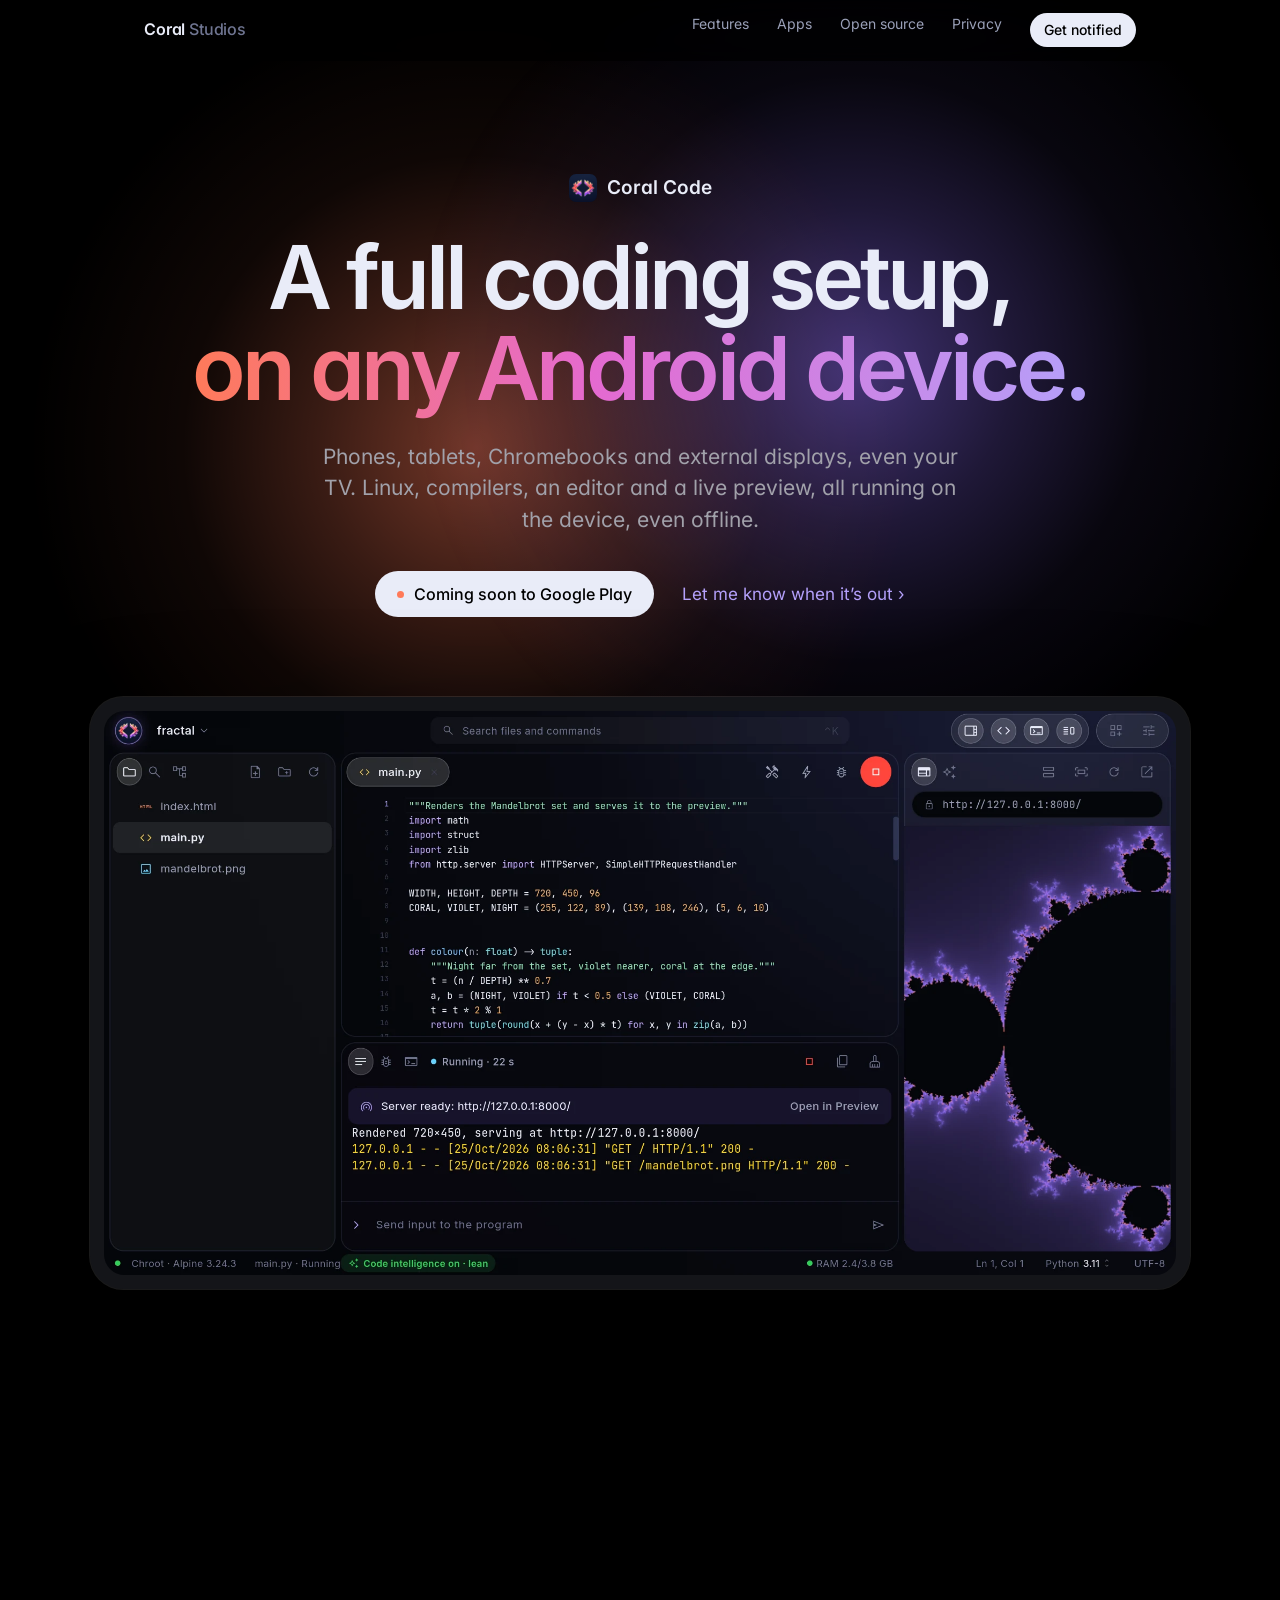
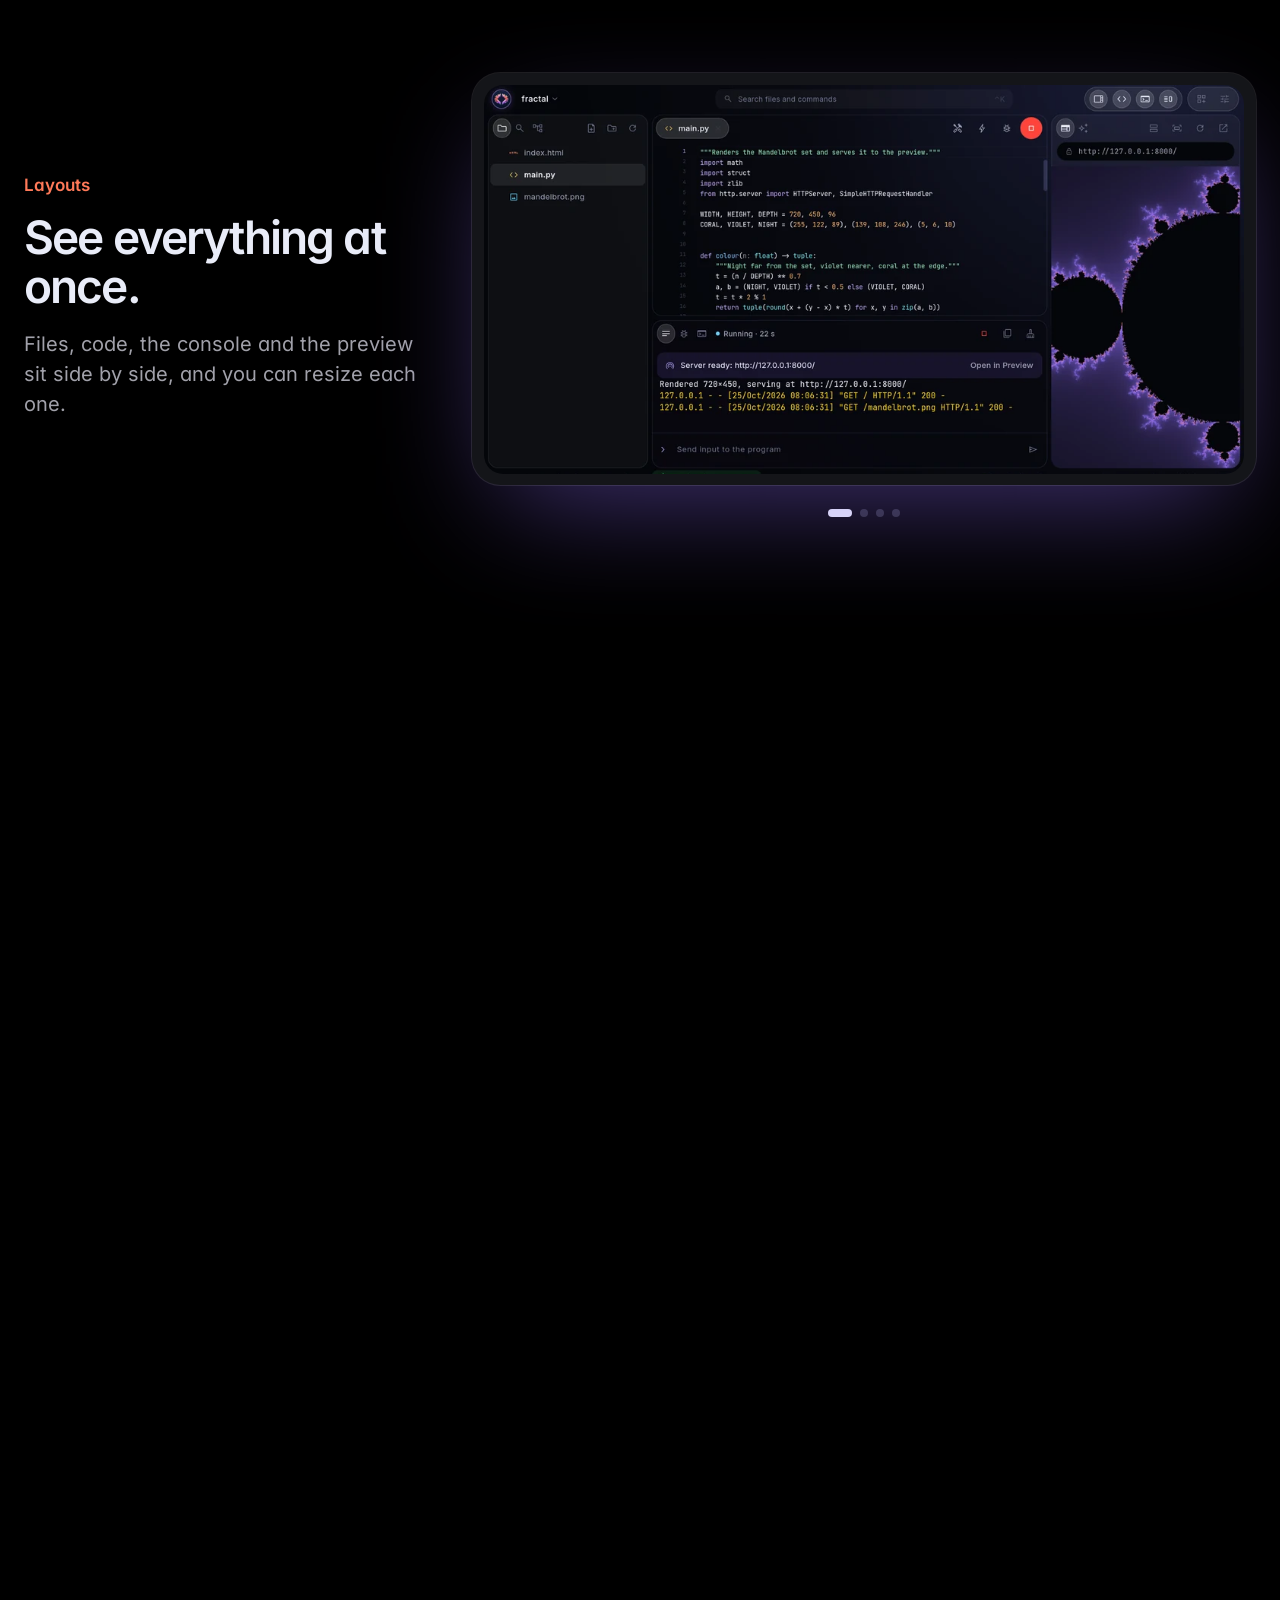
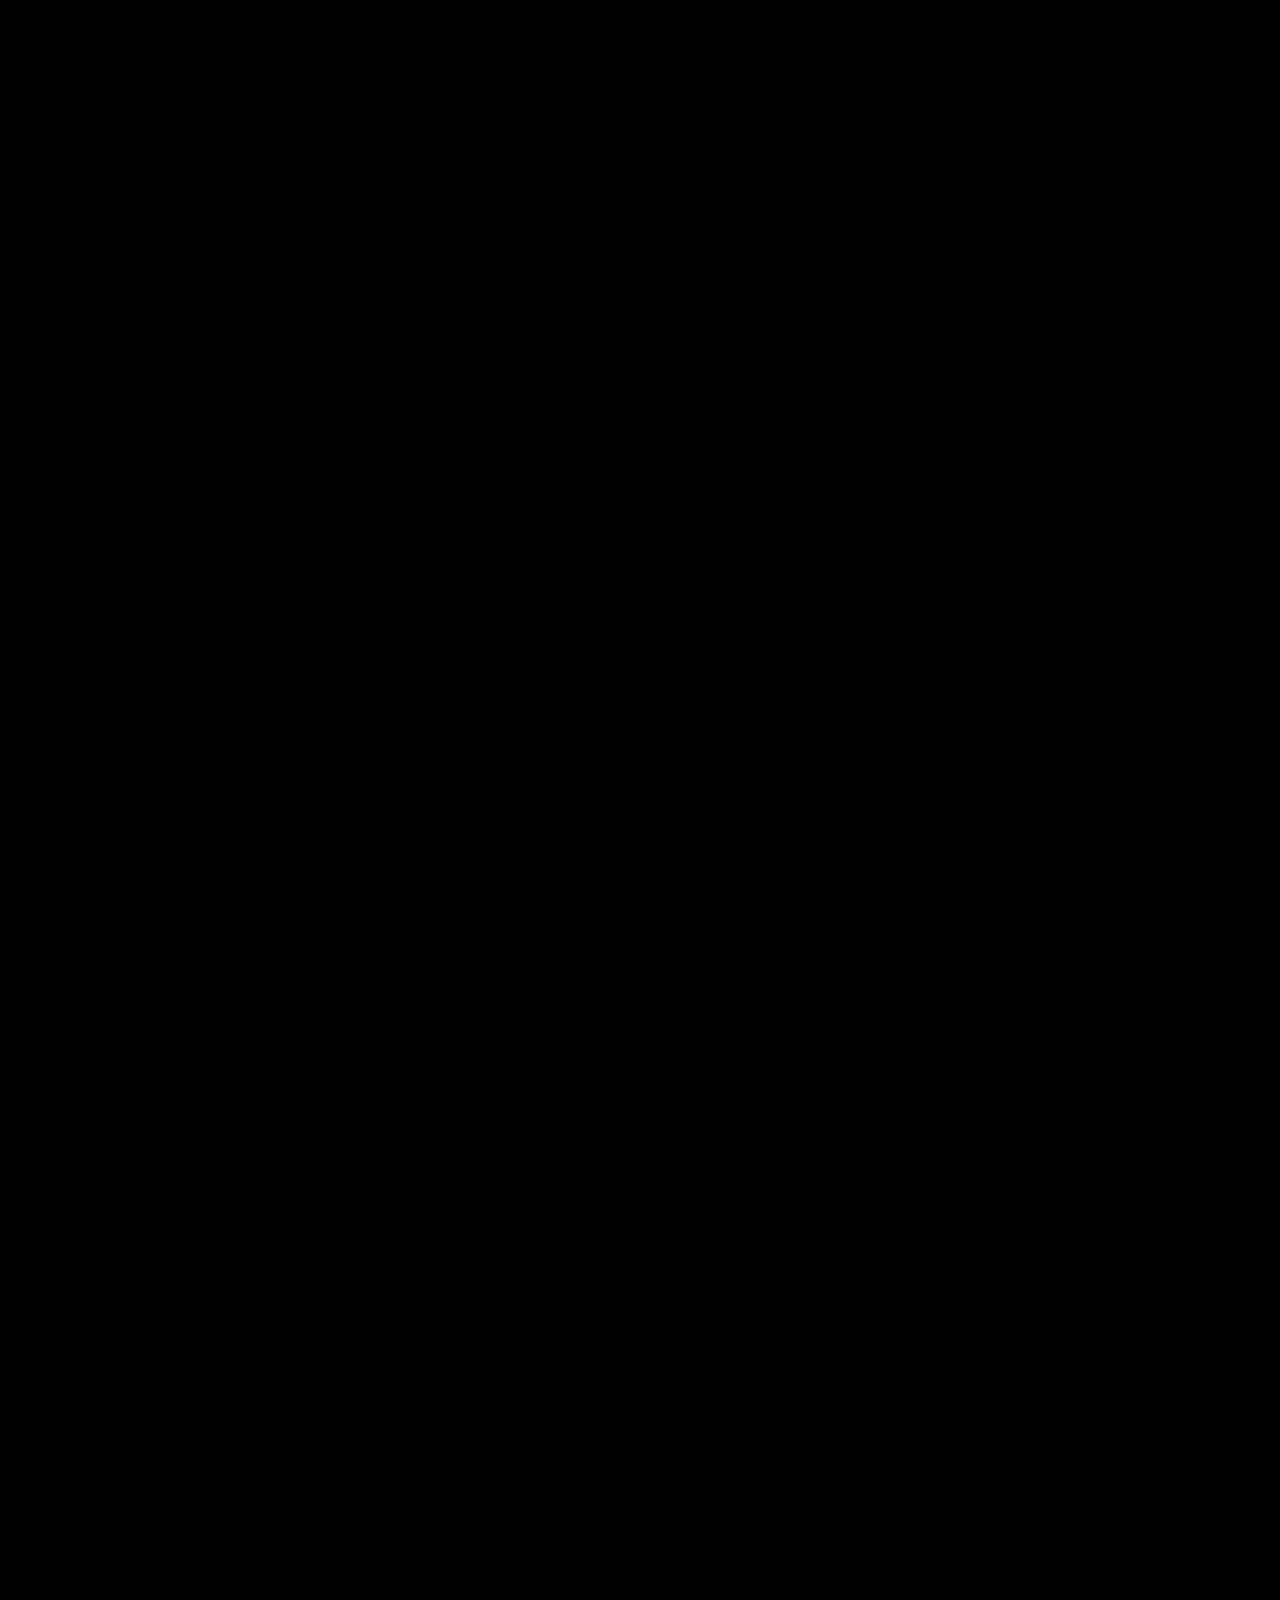
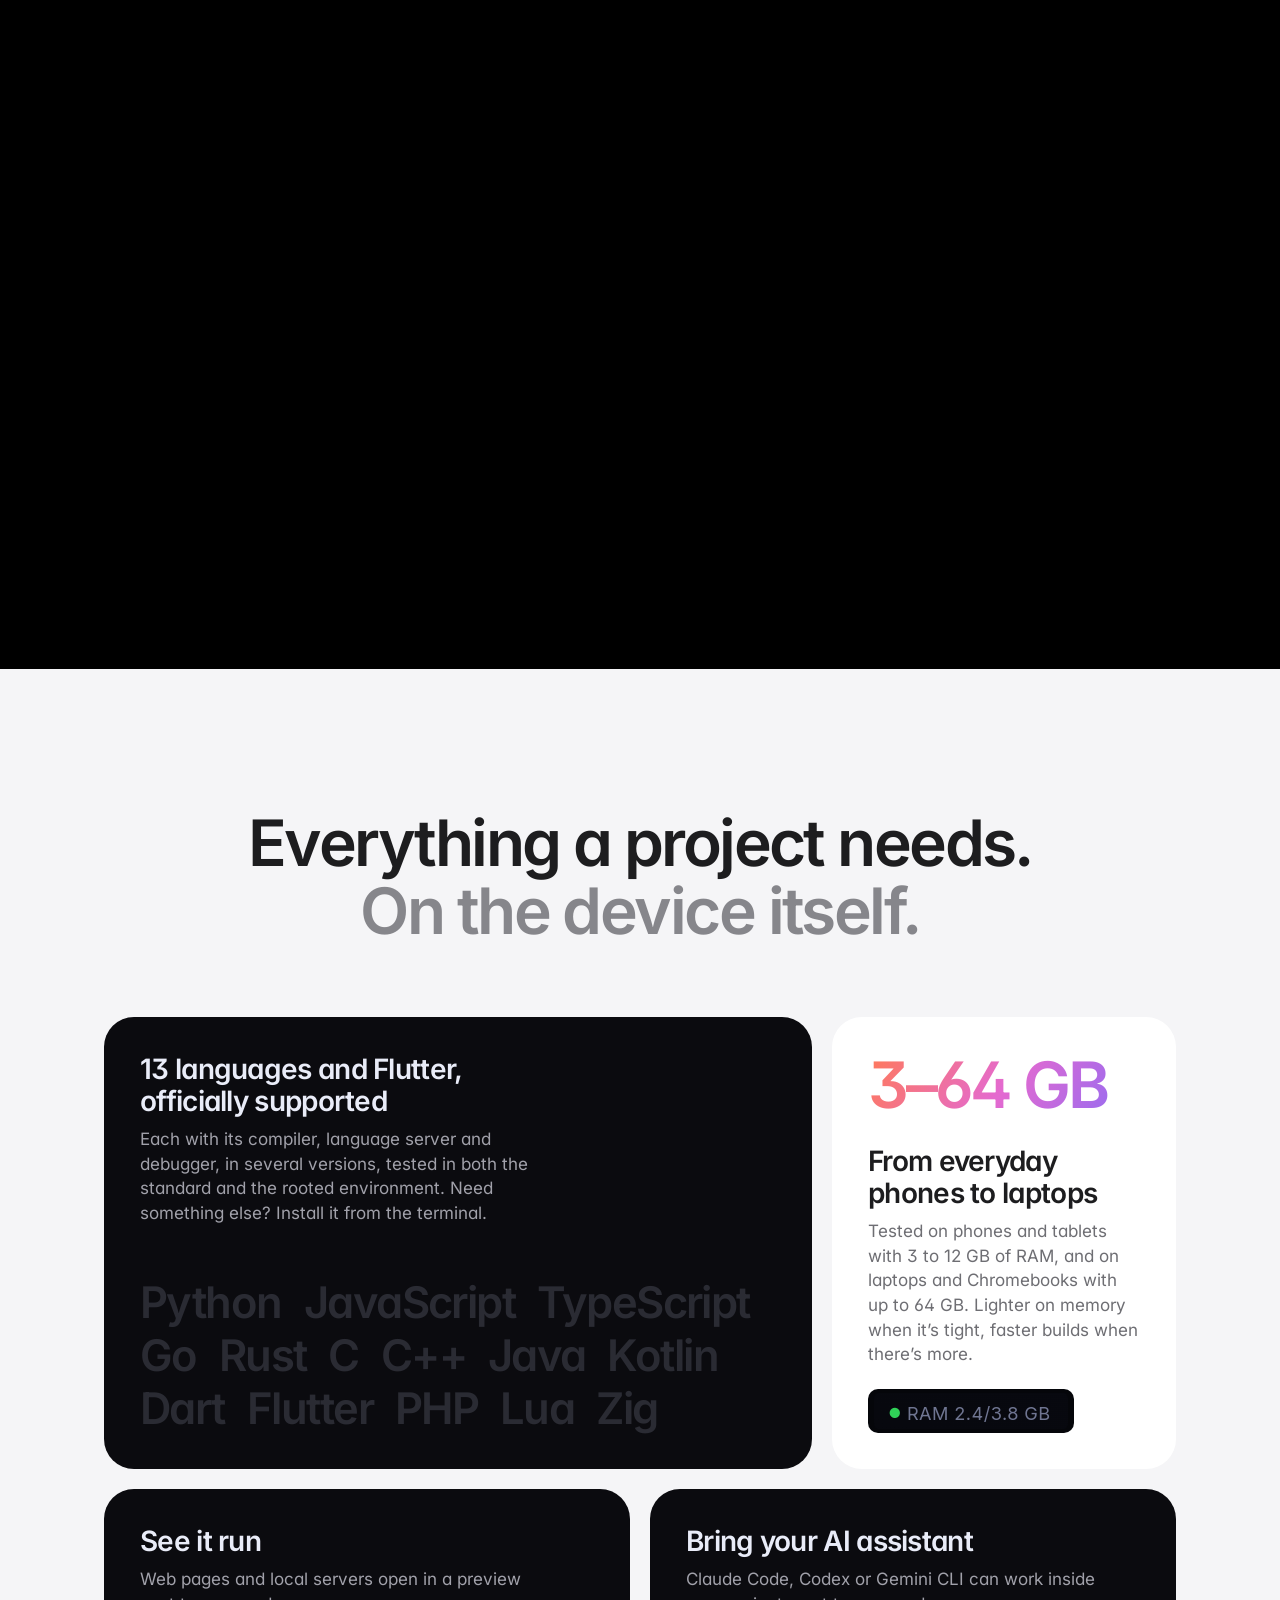
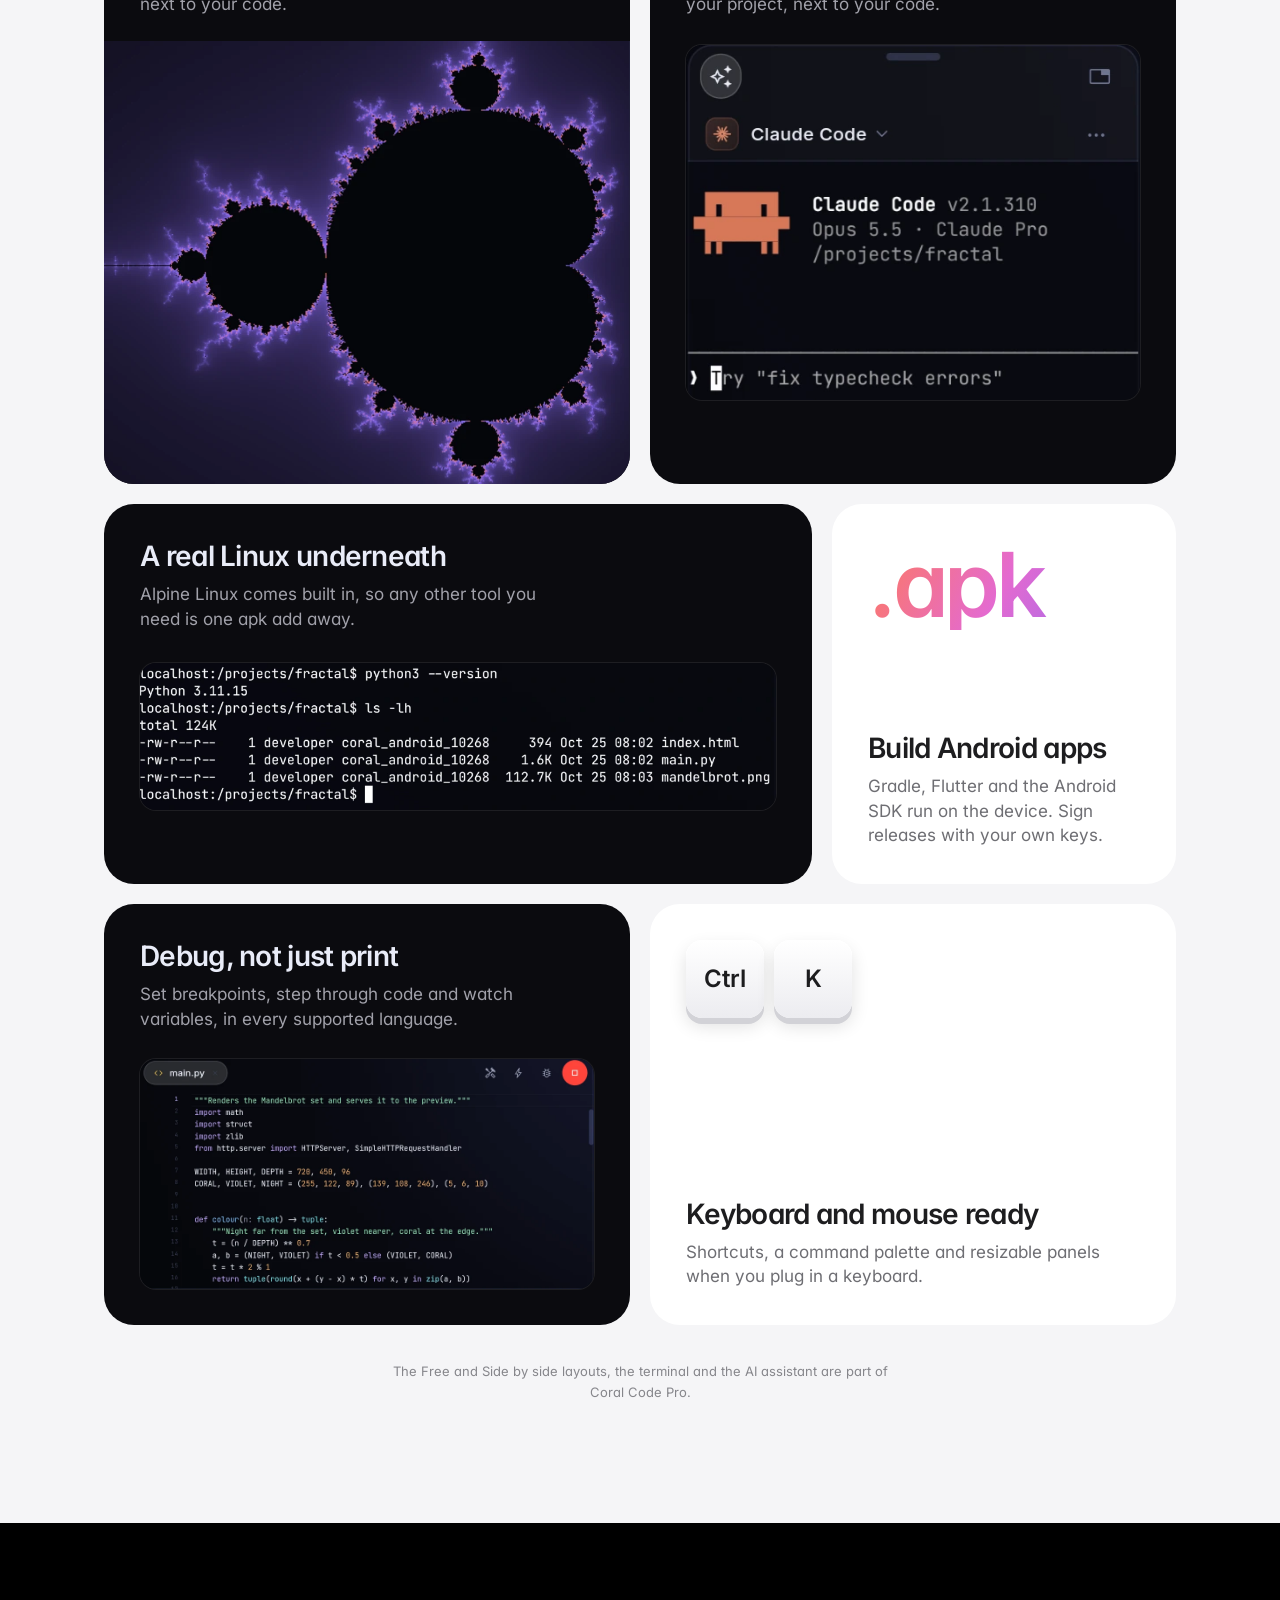
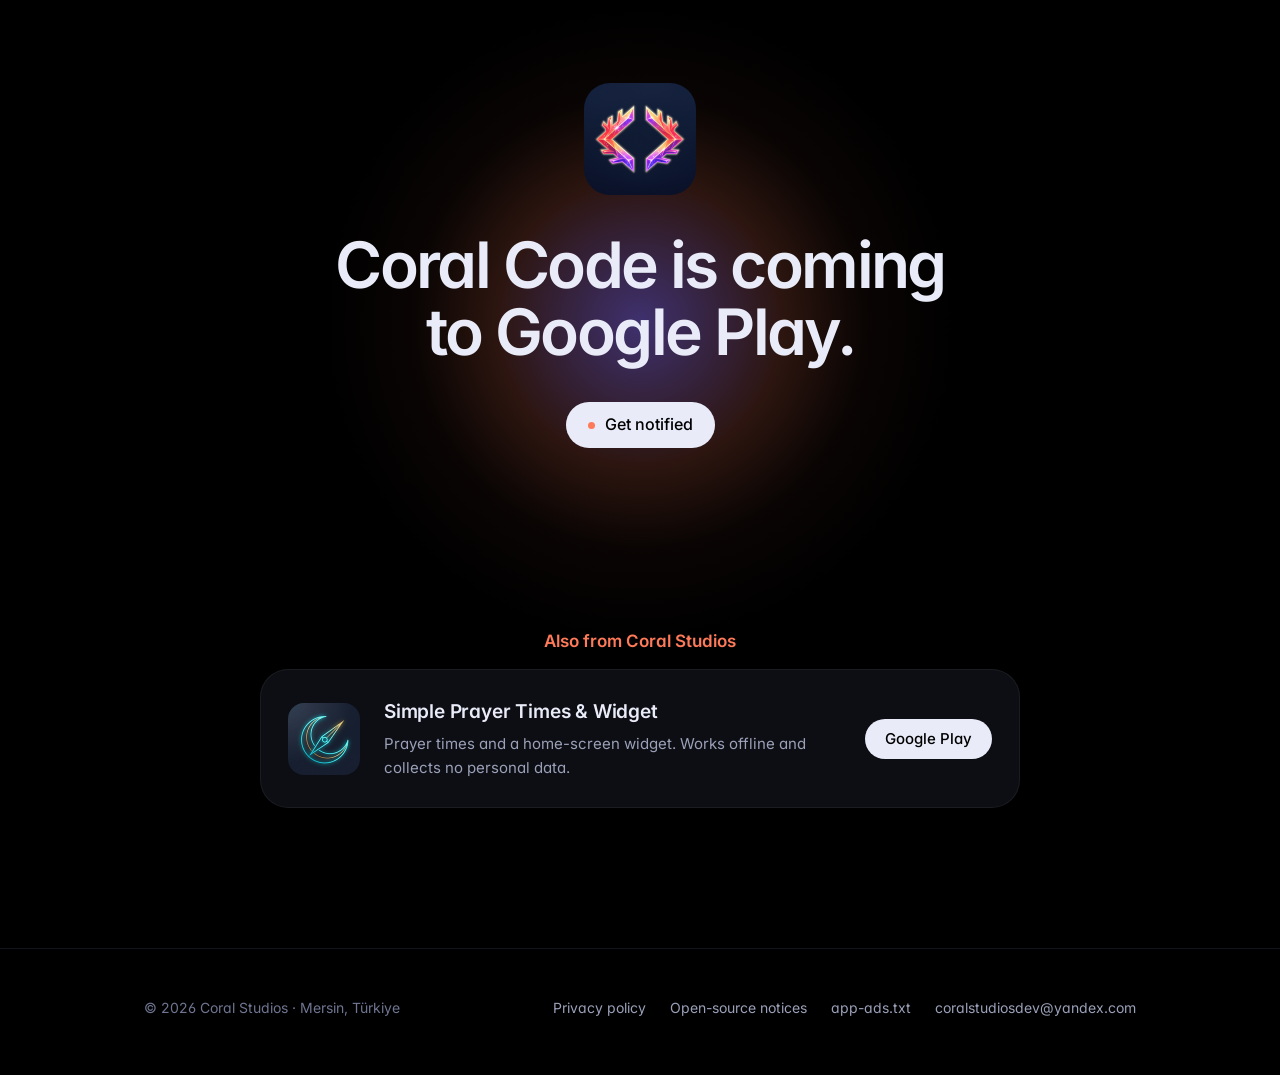
<file: index.html>
<!DOCTYPE html>
<html lang="en">
<head>
  <meta charset="utf-8">
  <meta name="viewport" content="width=device-width, initial-scale=1">
  <title>Coral Code — A full coding setup on any Android device</title>
  <meta name="description" content="Coral Code brings Linux, compilers, an editor and a live preview to Android phones, tablets, Chromebooks and external displays, even TVs. 13 languages and Flutter, tested from 3 GB to 64 GB of RAM, works offline.">
  <meta name="theme-color" content="#000000">
  <meta property="og:type" content="website">
  <meta property="og:site_name" content="Coral Studios">
  <meta property="og:title" content="Coral Code">
  <meta property="og:description" content="A full coding setup, on any Android device.">
  <meta property="og:image" content="assets/shots/workspace-1000.webp">
  <link rel="icon" type="image/png" sizes="64x64" href="assets/coral-code-64.png">
  <link rel="apple-touch-icon" href="assets/apple-touch-icon.png">
  <link rel="preload" href="assets/fonts/Inter-SemiBold.woff2" as="font" type="font/woff2" crossorigin>
  <link rel="stylesheet" href="style.css">
</head>
<body class="home">

  <header class="top">
    <div class="wrap">
      <a class="studio" href="./">Coral <span>Studios</span></a>
      <nav aria-label="Main">
        <a href="#features" class="wide">Features</a>
        <a href="#apps" class="wide">Apps</a>
        <a href="open-source.html" class="wide">Open source</a>
        <a href="privacy.html" class="wide">Privacy</a>
        <a class="pill" href="mailto:coralstudiosdev@yandex.com?subject=Coral%20Code">Get notified</a>
      </nav>
    </div>
  </header>

  <main>
    <section class="hero" id="coral-code">
      <div class="aurora" aria-hidden="true"><span></span><span></span></div>
      <div class="wrap center">
        <p class="eyebrow"><img decoding="async" src="assets/coral-code-64.png" alt="" width="28" height="28">Coral Code</p>
        <h1>A full coding setup,<br><span class="glow">on any Android device.</span></h1>
        <p class="lede">Phones, tablets, Chromebooks and external displays, even your TV. Linux, compilers, an editor and a live preview, all running on the device, even offline.</p>
        <div class="actions">
          <span class="status">Coming soon to Google Play</span>
          <a class="link" href="mailto:coralstudiosdev@yandex.com?subject=Coral%20Code">Let me know when it’s out ›</a>
        </div>
      </div>
      <div class="land" data-progress>
        <figure class="device">
          <img decoding="async" src="assets/shots/workspace.webp" srcset="assets/shots/workspace-1000.webp 1000w, assets/shots/workspace.webp 2000w" sizes="(max-width: 1180px) 92vw, 1100px" alt="Coral Code on a tablet: files, a Python file in the editor, the program’s output and a live preview of the page it serves." width="2000" height="1052">
        </figure>
      </div>
    </section>

    <section class="stage">
      <div class="stage-pin">
        <div class="stage-text" aria-live="polite">
          <div class="step" data-step="0"><p class="kicker">Layouts</p><h2>See everything at once.</h2><p>Files, code, the console and the preview sit side by side, and you can resize each one.</p></div>
          <div class="step" data-step="1"><p class="kicker">Layouts</p><h2>Or just the code.</h2><p>Focus gives one panel the whole screen. The others are a tap away at the bottom.</p></div>
          <div class="step" data-step="2"><p class="kicker">Layouts</p><h2>Arrange it the way you work.</h2><p>Split the screen however you like and drag panels into place. Save the layouts you use often.</p></div>
          <div class="step" data-step="3"><p class="kicker">Layouts</p><h2>Holding it like a phone?</h2><p>Tap the logo to switch to the phone layout. Plug into a monitor and it opens in desktop mode.</p></div>
        </div>
        <div class="stage-device">
          <div class="frame">
            <img decoding="async" data-shot="0" src="assets/shots/workspace-1000.webp" srcset="assets/shots/workspace-1000.webp 1000w, assets/shots/workspace.webp 2000w" sizes="60vw" alt="All four panels side by side." width="2000" height="1052">
            <img decoding="async" data-shot="1" src="assets/shots/focus-sm.webp" srcset="assets/shots/focus-sm.webp 1000w, assets/shots/focus.webp 2000w" sizes="60vw" alt="Focus layout: the editor alone." width="2000" height="1052">
            <img decoding="async" data-shot="2" src="assets/shots/free-sm.webp" srcset="assets/shots/free-sm.webp 1000w, assets/shots/free.webp 2000w" sizes="60vw" alt="Free layout: preview, Claude Code, console and editor in columns." width="2000" height="1052">
            <img decoding="async" data-shot="3" src="assets/shots/phone-code-sm.webp" srcset="assets/shots/phone-code-sm.webp 600w, assets/shots/phone-code.webp 1200w" sizes="40vh" alt="Phone layout: the editor with a tab bar." width="1200" height="1848">
          </div>
          <ol class="dots" aria-hidden="true"><li></li><li></li><li></li><li></li></ol>
        </div>
      </div>
    </section>

    <section class="light" id="features">
      <div class="wrap center">
        <h2 class="reveal">Everything a project needs.<br><span class="soft">On the device itself.</span></h2>
      </div>
      <div class="bento">
        <article class="tile dark span-4 langs reveal">
          <div class="tile-text">
            <h3>13 languages and Flutter, officially supported</h3>
            <p>Each with its compiler, language server and debugger, in several versions, tested in both the standard and the rooted environment. Need something else? Install it from the terminal.</p>
          </div>
          <ul class="lang-wall" aria-label="Supported languages">
            <li>Python</li><li>JavaScript</li><li>TypeScript</li><li>Go</li><li>Rust</li><li>C</li><li>C++</li>
            <li>Java</li><li>Kotlin</li><li>Dart</li><li>Flutter</li><li>PHP</li><li>Lua</li><li>Zig</li>
          </ul>
        </article>

        <article class="tile span-2 ram reveal">
          <p class="gb">3–64 GB</p>
          <h3>From everyday phones to laptops</h3>
          <p>Tested on phones and tablets with 3 to 12 GB of RAM, and on laptops and Chromebooks with up to 64 GB. Lighter on memory when it’s tight, faster builds when there’s more.</p>
          <img decoding="async" class="chip" src="assets/shots/ram.png" alt="The app’s status bar: RAM 2.4 of 3.8 GB." width="194" height="36" loading="lazy">
        </article>

        <article class="tile dark span-3 media reveal">
          <div class="tile-text">
            <h3>See it run</h3>
            <p>Web pages and local servers open in a preview next to your code.</p>
          </div>
          <img decoding="async" class="bleed" src="assets/shots/fractal.webp" alt="A Mandelbrot image rendered by Python, shown in the preview." width="930" height="784" loading="lazy">
        </article>

        <article class="tile dark span-3 media reveal">
          <div class="tile-text">
            <h3>Bring your AI assistant</h3>
            <p>Claude Code, Codex or Gemini CLI can work inside your project, next to your code.</p>
          </div>
          <img decoding="async" class="inset" src="assets/shots/assistant.webp" alt="Claude Code open in Coral Code’s assistant panel." width="514" height="402" loading="lazy">
        </article>

        <article class="tile dark span-4 media reveal">
          <div class="tile-text">
            <h3>A real Linux underneath</h3>
            <p>Alpine Linux comes built in, so any other tool you need is one apk add away.</p>
          </div>
          <img decoding="async" class="inset wide" src="assets/shots/terminal.webp" alt="The terminal: python3 --version and ls in a project folder." width="1040" height="240" loading="lazy">
        </article>

        <article class="tile span-2 reveal">
          <p class="apk">.apk</p>
          <h3>Build Android apps</h3>
          <p>Gradle, Flutter and the Android SDK run on the device. Sign releases with your own keys.</p>
        </article>

        <article class="tile dark span-3 media reveal">
          <div class="tile-text">
            <h3>Debug, not just print</h3>
            <p>Set breakpoints, step through code and watch variables, in every supported language.</p>
          </div>
          <img decoding="async" class="inset" src="assets/shots/editor.webp" alt="The editor with Python code and its build, live, debug and stop buttons." width="1040" height="526" loading="lazy">
        </article>

        <article class="tile span-3 keys reveal">
          <div class="keycaps" aria-hidden="true"><kbd>Ctrl</kbd><kbd>K</kbd></div>
          <h3>Keyboard and mouse ready</h3>
          <p>Shortcuts, a command palette and resizable panels when you plug in a keyboard.</p>
        </article>
      </div>
      <p class="fine center">The Free and Side by side layouts, the terminal and the AI assistant are part of Coral Code Pro.</p>
    </section>

    <section class="closing">
      <div class="wrap center">
        <img decoding="async" class="mark big-mark reveal" src="assets/coral-code-192.png" alt="" width="112" height="112">
        <h2 class="reveal">Coral Code is coming<br>to Google Play.</h2>
        <div class="actions reveal">
          <a class="status" href="mailto:coralstudiosdev@yandex.com?subject=Coral%20Code">Get notified</a>
        </div>
      </div>
    </section>

    <section class="block" id="apps">
      <div class="wrap center">
        <p class="kicker">Also from Coral Studios</p>
        <article class="app reveal">
          <img decoding="async" src="assets/prayer-times-144.png" alt="" width="72" height="72">
          <div>
            <h3>Simple Prayer Times &amp; Widget</h3>
            <p>Prayer times and a home-screen widget. Works offline and collects no personal data.</p>
          </div>
          <a class="button" href="https://play.google.com/store/apps/details?id=com.coralstudios.sadenamaz" target="_blank" rel="noopener noreferrer">Google Play</a>
        </article>
      </div>
    </section>
  </main>

  <footer>
    <div class="wrap">
      <span>© 2026 Coral Studios · Mersin, Türkiye</span>
      <nav aria-label="Footer">
        <a href="privacy.html">Privacy policy</a>
        <a href="open-source.html">Open-source notices</a>
        <a href="app-ads.txt">app-ads.txt</a>
        <button type="button" class="copy-email" data-copy-email>coralstudiosdev@yandex.com</button>
      </nav>
    </div>
  </footer>

  <div class="toast" id="toast" role="status" aria-live="polite"></div>
  <script src="script.js"></script>
</body>
</html>
</file>
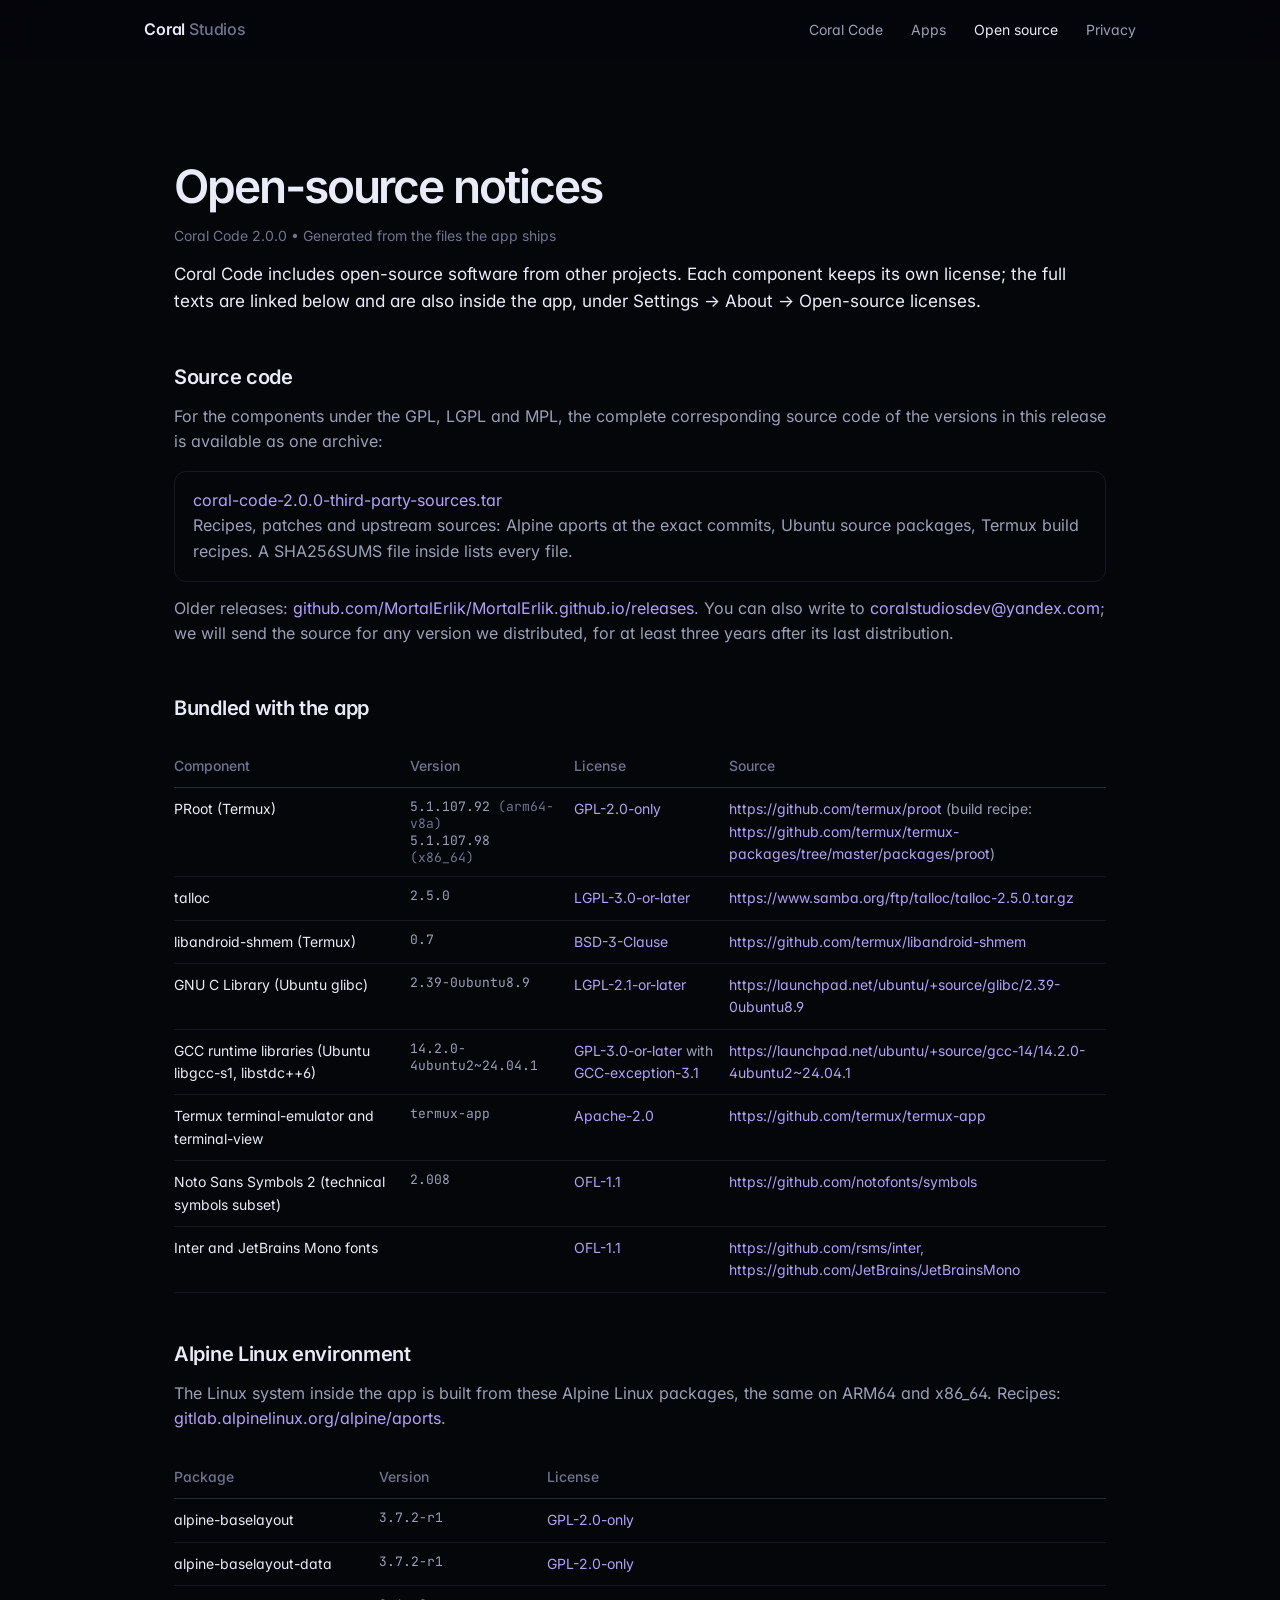
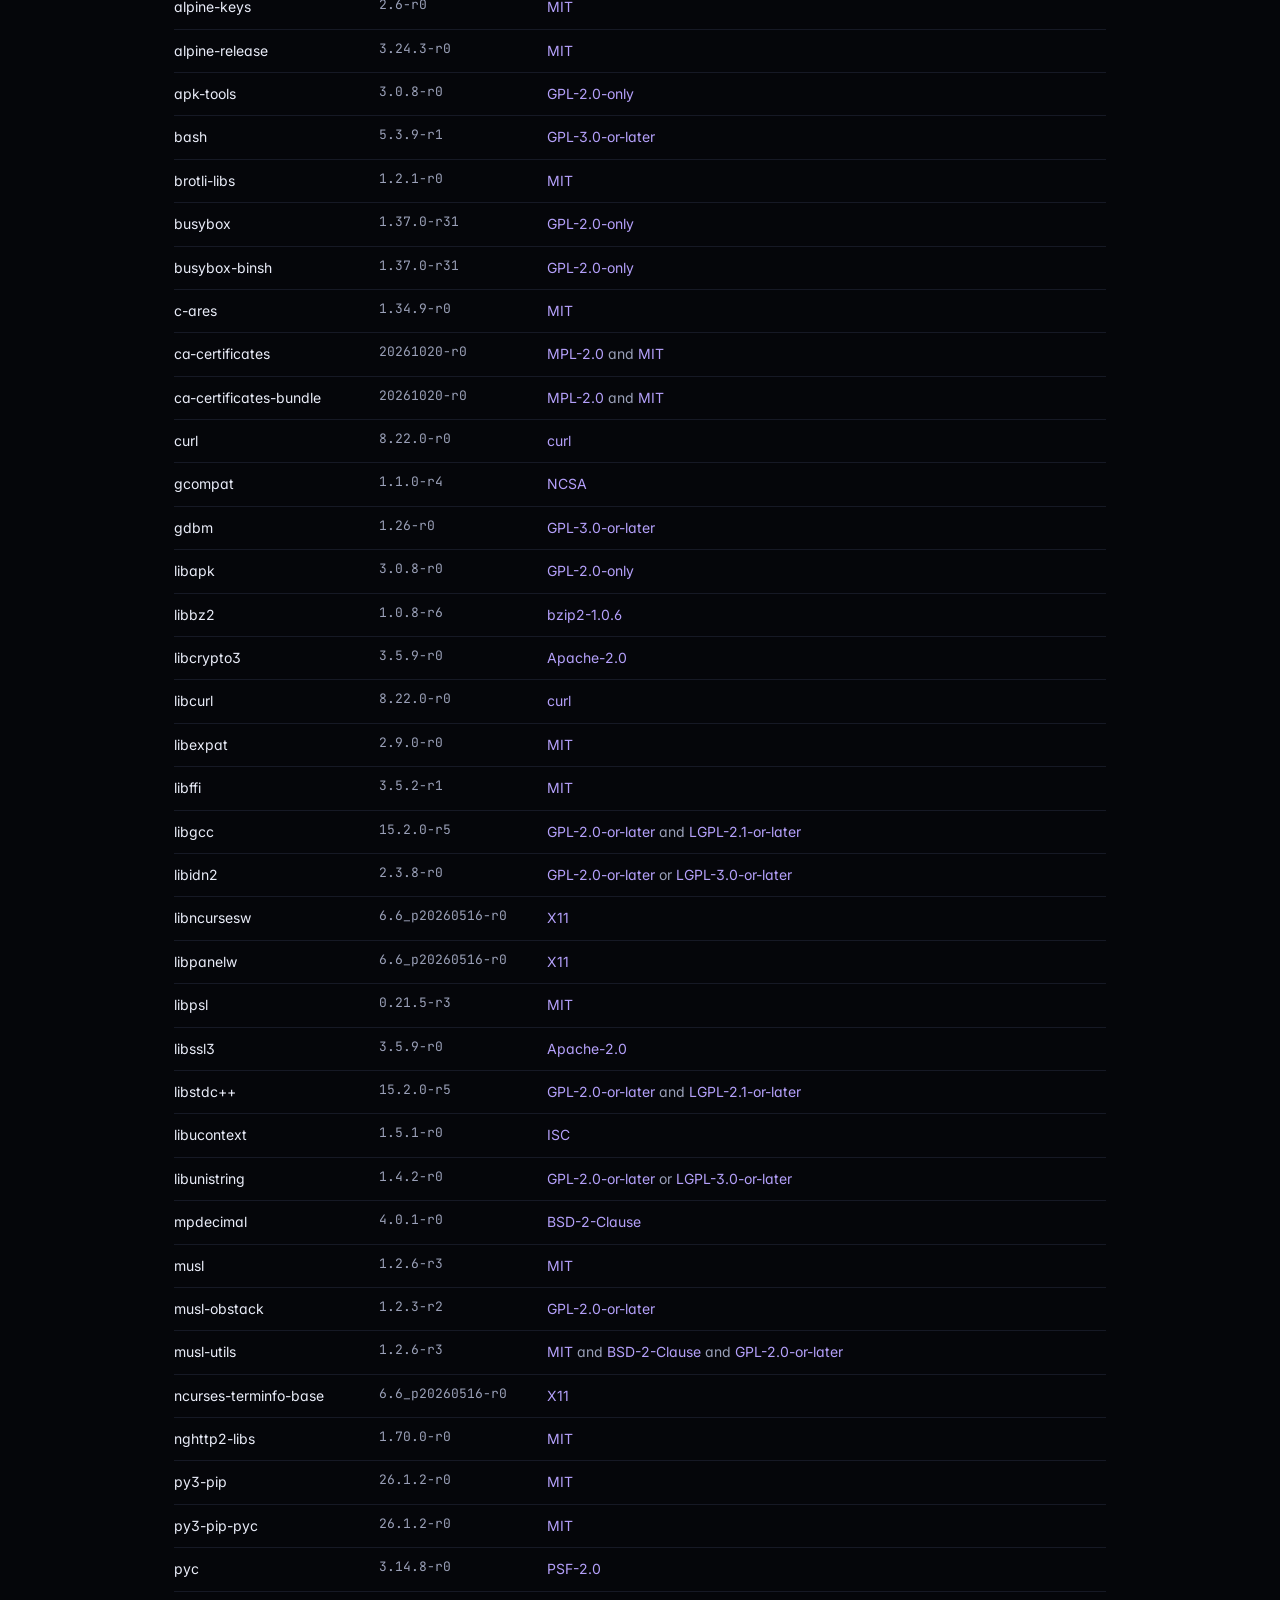
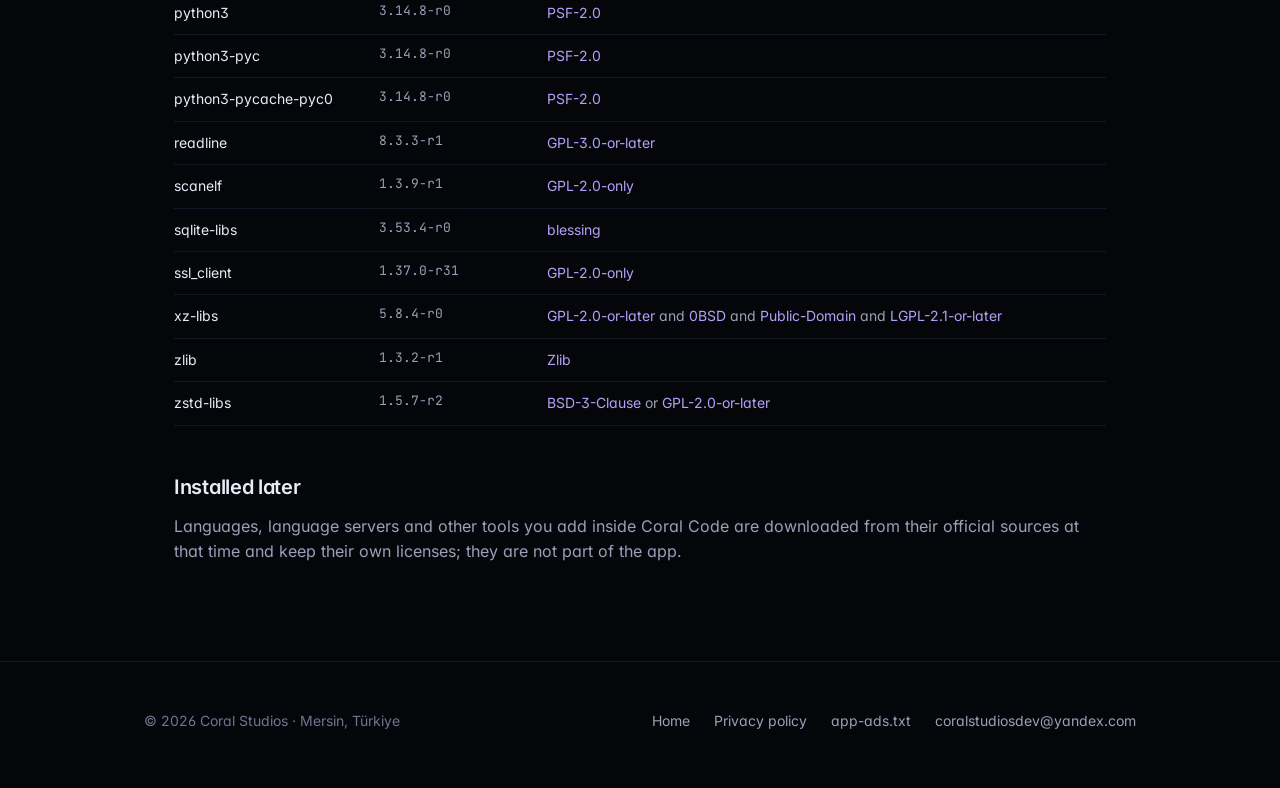
<file: open-source.html>
<!DOCTYPE html>
<html lang="en">
<head>
  <meta charset="utf-8">
  <meta name="viewport" content="width=device-width, initial-scale=1">
  <title>Open-source notices — Coral Code</title>
  <meta name="description" content="Third-party open-source components in Coral Code, their licenses and their source code.">
  <meta name="theme-color" content="#05060a">
  <link rel="icon" type="image/png" sizes="64x64" href="assets/coral-code-64.png">
  <link rel="apple-touch-icon" href="assets/apple-touch-icon.png">
  <link rel="stylesheet" href="style.css">
</head>
<body>

  <header class="top">
    <div class="wrap">
      <a class="studio" href="./">Coral <span>Studios</span></a>
      <nav aria-label="Main">
        <a href="./#coral-code" class="wide">Coral Code</a>
        <a href="./#apps">Apps</a>
        <a href="open-source.html" aria-current="page">Open source</a>
        <a href="privacy.html">Privacy</a>
      </nav>
    </div>
  </header>

  <main class="doc wide">
    <div class="wrap">
      <h1>Open-source notices</h1>
      <p class="meta">Coral Code 2.0.0 &bull; Generated from the files the app ships</p>

      <p class="intro">Coral Code includes open-source software from other projects. Each component keeps its own license; the full texts are linked below and are also inside the app, under Settings &rarr; About &rarr; Open-source licenses.</p>

      <h2>Source code</h2>
      <p>For the components under the GPL, LGPL and MPL, the complete corresponding source code of the versions in this release is available as one archive:</p>
      <p class="box"><a href="https://github.com/MortalErlik/MortalErlik.github.io/releases/download/coral-code-2.0.0-sources/coral-code-2.0.0-third-party-sources.tar">coral-code-2.0.0-third-party-sources.tar</a><br>
      Recipes, patches and upstream sources: Alpine aports at the exact commits, Ubuntu source packages, Termux build recipes. A SHA256SUMS file inside lists every file.</p>
      <p>Older releases: <a href="https://github.com/MortalErlik/MortalErlik.github.io/releases">github.com/MortalErlik/MortalErlik.github.io/releases</a>. You can also write to <a href="mailto:coralstudiosdev@yandex.com">coralstudiosdev@yandex.com</a>; we will send the source for any version we distributed, for at least three years after its last distribution.</p>

      <h2>Bundled with the app</h2>
      <div class="scroll">
        <table class="table">
          <thead><tr><th>Component</th><th>Version</th><th>License</th><th>Source</th></tr></thead>
          <tbody>
          <tr><td>PRoot (Termux)</td><td class="mono">5.1.107.92 <span class="d">(arm64-v8a)</span><br>5.1.107.98 <span class="d">(x86_64)</span></td><td><a href="open-source/licenses/GPL-2.0-only.txt">GPL-2.0-only</a></td><td><a href="https://github.com/termux/proot">https://github.com/termux/proot</a> (build recipe: <a href="https://github.com/termux/termux-packages/tree/master/packages/proot">https://github.com/termux/termux-packages/tree/master/packages/proot</a>)</td></tr>
          <tr><td>talloc</td><td class="mono">2.5.0</td><td><a href="open-source/licenses/LGPL-3.0-or-later.txt">LGPL-3.0-or-later</a></td><td><a href="https://www.samba.org/ftp/talloc/talloc-2.5.0.tar.gz">https://www.samba.org/ftp/talloc/talloc-2.5.0.tar.gz</a></td></tr>
          <tr><td>libandroid-shmem (Termux)</td><td class="mono">0.7</td><td><a href="open-source/licenses/BSD-3-Clause.txt">BSD-3-Clause</a></td><td><a href="https://github.com/termux/libandroid-shmem">https://github.com/termux/libandroid-shmem</a></td></tr>
          <tr><td>GNU C Library (Ubuntu glibc)</td><td class="mono">2.39-0ubuntu8.9</td><td><a href="open-source/licenses/LGPL-2.1-or-later.txt">LGPL-2.1-or-later</a></td><td><a href="https://launchpad.net/ubuntu/+source/glibc/2.39-0ubuntu8.9">https://launchpad.net/ubuntu/+source/glibc/2.39-0ubuntu8.9</a></td></tr>
          <tr><td>GCC runtime libraries (Ubuntu libgcc-s1, libstdc++6)</td><td class="mono">14.2.0-4ubuntu2~24.04.1</td><td><a href="open-source/licenses/GPL-3.0-or-later.txt">GPL-3.0-or-later</a> with <a href="open-source/licenses/GCC-exception-3.1.txt">GCC-exception-3.1</a></td><td><a href="https://launchpad.net/ubuntu/+source/gcc-14/14.2.0-4ubuntu2~24.04.1">https://launchpad.net/ubuntu/+source/gcc-14/14.2.0-4ubuntu2~24.04.1</a></td></tr>
          <tr><td>Termux terminal-emulator and terminal-view</td><td class="mono">termux-app</td><td><a href="open-source/licenses/Apache-2.0.txt">Apache-2.0</a></td><td><a href="https://github.com/termux/termux-app">https://github.com/termux/termux-app</a></td></tr>
          <tr><td>Noto Sans Symbols 2 (technical symbols subset)</td><td class="mono">2.008</td><td><a href="open-source/licenses/OFL-1.1.txt">OFL-1.1</a></td><td><a href="https://github.com/notofonts/symbols">https://github.com/notofonts/symbols</a></td></tr>
          <tr><td>Inter and JetBrains Mono fonts</td><td class="mono"></td><td><a href="open-source/licenses/OFL-1.1.txt">OFL-1.1</a></td><td><a href="https://github.com/rsms/inter">https://github.com/rsms/inter</a>, <a href="https://github.com/JetBrains/JetBrainsMono">https://github.com/JetBrains/JetBrainsMono</a></td></tr>
          </tbody>
        </table>
      </div>

      <h2>Alpine Linux environment</h2>
      <p>The Linux system inside the app is built from these Alpine Linux packages, the same on ARM64 and x86_64. Recipes: <a href="https://gitlab.alpinelinux.org/alpine/aports">gitlab.alpinelinux.org/alpine/aports</a>.</p>
      <div class="scroll">
        <table class="table">
          <thead><tr><th>Package</th><th>Version</th><th>License</th></tr></thead>
          <tbody>
          <tr><td>alpine-baselayout</td><td class="mono">3.7.2-r1</td><td><a href="open-source/licenses/GPL-2.0-only.txt">GPL-2.0-only</a></td></tr>
          <tr><td>alpine-baselayout-data</td><td class="mono">3.7.2-r1</td><td><a href="open-source/licenses/GPL-2.0-only.txt">GPL-2.0-only</a></td></tr>
          <tr><td>alpine-keys</td><td class="mono">2.6-r0</td><td><a href="open-source/licenses/MIT.txt">MIT</a></td></tr>
          <tr><td>alpine-release</td><td class="mono">3.24.3-r0</td><td><a href="open-source/licenses/MIT.txt">MIT</a></td></tr>
          <tr><td>apk-tools</td><td class="mono">3.0.8-r0</td><td><a href="open-source/licenses/GPL-2.0-only.txt">GPL-2.0-only</a></td></tr>
          <tr><td>bash</td><td class="mono">5.3.9-r1</td><td><a href="open-source/licenses/GPL-3.0-or-later.txt">GPL-3.0-or-later</a></td></tr>
          <tr><td>brotli-libs</td><td class="mono">1.2.1-r0</td><td><a href="open-source/licenses/MIT.txt">MIT</a></td></tr>
          <tr><td>busybox</td><td class="mono">1.37.0-r31</td><td><a href="open-source/licenses/GPL-2.0-only.txt">GPL-2.0-only</a></td></tr>
          <tr><td>busybox-binsh</td><td class="mono">1.37.0-r31</td><td><a href="open-source/licenses/GPL-2.0-only.txt">GPL-2.0-only</a></td></tr>
          <tr><td>c-ares</td><td class="mono">1.34.9-r0</td><td><a href="open-source/licenses/MIT.txt">MIT</a></td></tr>
          <tr><td>ca-certificates</td><td class="mono">20261020-r0</td><td><a href="open-source/licenses/MPL-2.0.txt">MPL-2.0</a> and <a href="open-source/licenses/MIT.txt">MIT</a></td></tr>
          <tr><td>ca-certificates-bundle</td><td class="mono">20261020-r0</td><td><a href="open-source/licenses/MPL-2.0.txt">MPL-2.0</a> and <a href="open-source/licenses/MIT.txt">MIT</a></td></tr>
          <tr><td>curl</td><td class="mono">8.22.0-r0</td><td><a href="open-source/licenses/curl.txt">curl</a></td></tr>
          <tr><td>gcompat</td><td class="mono">1.1.0-r4</td><td><a href="open-source/licenses/NCSA.txt">NCSA</a></td></tr>
          <tr><td>gdbm</td><td class="mono">1.26-r0</td><td><a href="open-source/licenses/GPL-3.0-or-later.txt">GPL-3.0-or-later</a></td></tr>
          <tr><td>libapk</td><td class="mono">3.0.8-r0</td><td><a href="open-source/licenses/GPL-2.0-only.txt">GPL-2.0-only</a></td></tr>
          <tr><td>libbz2</td><td class="mono">1.0.8-r6</td><td><a href="open-source/licenses/bzip2-1.0.6.txt">bzip2-1.0.6</a></td></tr>
          <tr><td>libcrypto3</td><td class="mono">3.5.9-r0</td><td><a href="open-source/licenses/Apache-2.0.txt">Apache-2.0</a></td></tr>
          <tr><td>libcurl</td><td class="mono">8.22.0-r0</td><td><a href="open-source/licenses/curl.txt">curl</a></td></tr>
          <tr><td>libexpat</td><td class="mono">2.9.0-r0</td><td><a href="open-source/licenses/MIT.txt">MIT</a></td></tr>
          <tr><td>libffi</td><td class="mono">3.5.2-r1</td><td><a href="open-source/licenses/MIT.txt">MIT</a></td></tr>
          <tr><td>libgcc</td><td class="mono">15.2.0-r5</td><td><a href="open-source/licenses/GPL-2.0-or-later.txt">GPL-2.0-or-later</a> and <a href="open-source/licenses/LGPL-2.1-or-later.txt">LGPL-2.1-or-later</a></td></tr>
          <tr><td>libidn2</td><td class="mono">2.3.8-r0</td><td><a href="open-source/licenses/GPL-2.0-or-later.txt">GPL-2.0-or-later</a> or <a href="open-source/licenses/LGPL-3.0-or-later.txt">LGPL-3.0-or-later</a></td></tr>
          <tr><td>libncursesw</td><td class="mono">6.6_p20260516-r0</td><td><a href="open-source/licenses/X11.txt">X11</a></td></tr>
          <tr><td>libpanelw</td><td class="mono">6.6_p20260516-r0</td><td><a href="open-source/licenses/X11.txt">X11</a></td></tr>
          <tr><td>libpsl</td><td class="mono">0.21.5-r3</td><td><a href="open-source/licenses/MIT.txt">MIT</a></td></tr>
          <tr><td>libssl3</td><td class="mono">3.5.9-r0</td><td><a href="open-source/licenses/Apache-2.0.txt">Apache-2.0</a></td></tr>
          <tr><td>libstdc++</td><td class="mono">15.2.0-r5</td><td><a href="open-source/licenses/GPL-2.0-or-later.txt">GPL-2.0-or-later</a> and <a href="open-source/licenses/LGPL-2.1-or-later.txt">LGPL-2.1-or-later</a></td></tr>
          <tr><td>libucontext</td><td class="mono">1.5.1-r0</td><td><a href="open-source/licenses/ISC.txt">ISC</a></td></tr>
          <tr><td>libunistring</td><td class="mono">1.4.2-r0</td><td><a href="open-source/licenses/GPL-2.0-or-later.txt">GPL-2.0-or-later</a> or <a href="open-source/licenses/LGPL-3.0-or-later.txt">LGPL-3.0-or-later</a></td></tr>
          <tr><td>mpdecimal</td><td class="mono">4.0.1-r0</td><td><a href="open-source/licenses/BSD-2-Clause.txt">BSD-2-Clause</a></td></tr>
          <tr><td>musl</td><td class="mono">1.2.6-r3</td><td><a href="open-source/licenses/MIT.txt">MIT</a></td></tr>
          <tr><td>musl-obstack</td><td class="mono">1.2.3-r2</td><td><a href="open-source/licenses/GPL-2.0-or-later.txt">GPL-2.0-or-later</a></td></tr>
          <tr><td>musl-utils</td><td class="mono">1.2.6-r3</td><td><a href="open-source/licenses/MIT.txt">MIT</a> and <a href="open-source/licenses/BSD-2-Clause.txt">BSD-2-Clause</a> and <a href="open-source/licenses/GPL-2.0-or-later.txt">GPL-2.0-or-later</a></td></tr>
          <tr><td>ncurses-terminfo-base</td><td class="mono">6.6_p20260516-r0</td><td><a href="open-source/licenses/X11.txt">X11</a></td></tr>
          <tr><td>nghttp2-libs</td><td class="mono">1.70.0-r0</td><td><a href="open-source/licenses/MIT.txt">MIT</a></td></tr>
          <tr><td>py3-pip</td><td class="mono">26.1.2-r0</td><td><a href="open-source/licenses/MIT.txt">MIT</a></td></tr>
          <tr><td>py3-pip-pyc</td><td class="mono">26.1.2-r0</td><td><a href="open-source/licenses/MIT.txt">MIT</a></td></tr>
          <tr><td>pyc</td><td class="mono">3.14.8-r0</td><td><a href="open-source/licenses/PSF-2.0.txt">PSF-2.0</a></td></tr>
          <tr><td>python3</td><td class="mono">3.14.8-r0</td><td><a href="open-source/licenses/PSF-2.0.txt">PSF-2.0</a></td></tr>
          <tr><td>python3-pyc</td><td class="mono">3.14.8-r0</td><td><a href="open-source/licenses/PSF-2.0.txt">PSF-2.0</a></td></tr>
          <tr><td>python3-pycache-pyc0</td><td class="mono">3.14.8-r0</td><td><a href="open-source/licenses/PSF-2.0.txt">PSF-2.0</a></td></tr>
          <tr><td>readline</td><td class="mono">8.3.3-r1</td><td><a href="open-source/licenses/GPL-3.0-or-later.txt">GPL-3.0-or-later</a></td></tr>
          <tr><td>scanelf</td><td class="mono">1.3.9-r1</td><td><a href="open-source/licenses/GPL-2.0-only.txt">GPL-2.0-only</a></td></tr>
          <tr><td>sqlite-libs</td><td class="mono">3.53.4-r0</td><td><a href="open-source/licenses/blessing.txt">blessing</a></td></tr>
          <tr><td>ssl_client</td><td class="mono">1.37.0-r31</td><td><a href="open-source/licenses/GPL-2.0-only.txt">GPL-2.0-only</a></td></tr>
          <tr><td>xz-libs</td><td class="mono">5.8.4-r0</td><td><a href="open-source/licenses/GPL-2.0-or-later.txt">GPL-2.0-or-later</a> and <a href="open-source/licenses/0BSD.txt">0BSD</a> and <a href="open-source/licenses/Public-Domain.txt">Public-Domain</a> and <a href="open-source/licenses/LGPL-2.1-or-later.txt">LGPL-2.1-or-later</a></td></tr>
          <tr><td>zlib</td><td class="mono">1.3.2-r1</td><td><a href="open-source/licenses/Zlib.txt">Zlib</a></td></tr>
          <tr><td>zstd-libs</td><td class="mono">1.5.7-r2</td><td><a href="open-source/licenses/BSD-3-Clause.txt">BSD-3-Clause</a> or <a href="open-source/licenses/GPL-2.0-or-later.txt">GPL-2.0-or-later</a></td></tr>
          </tbody>
        </table>
      </div>

      <h2>Installed later</h2>
      <p>Languages, language servers and other tools you add inside Coral Code are downloaded from their official sources at that time and keep their own licenses; they are not part of the app.</p>
    </div>
  </main>

  <footer>
    <div class="wrap">
      <span>© 2026 Coral Studios · Mersin, Türkiye</span>
      <nav aria-label="Footer">
        <a href="./">Home</a>
        <a href="privacy.html">Privacy policy</a>
        <a href="app-ads.txt">app-ads.txt</a>
        <button type="button" class="copy-email" data-copy-email>coralstudiosdev@yandex.com</button>
      </nav>
    </div>
  </footer>

  <div class="toast" id="toast" role="status" aria-live="polite"></div>
  <script src="script.js"></script>
</body>
</html>
</file>
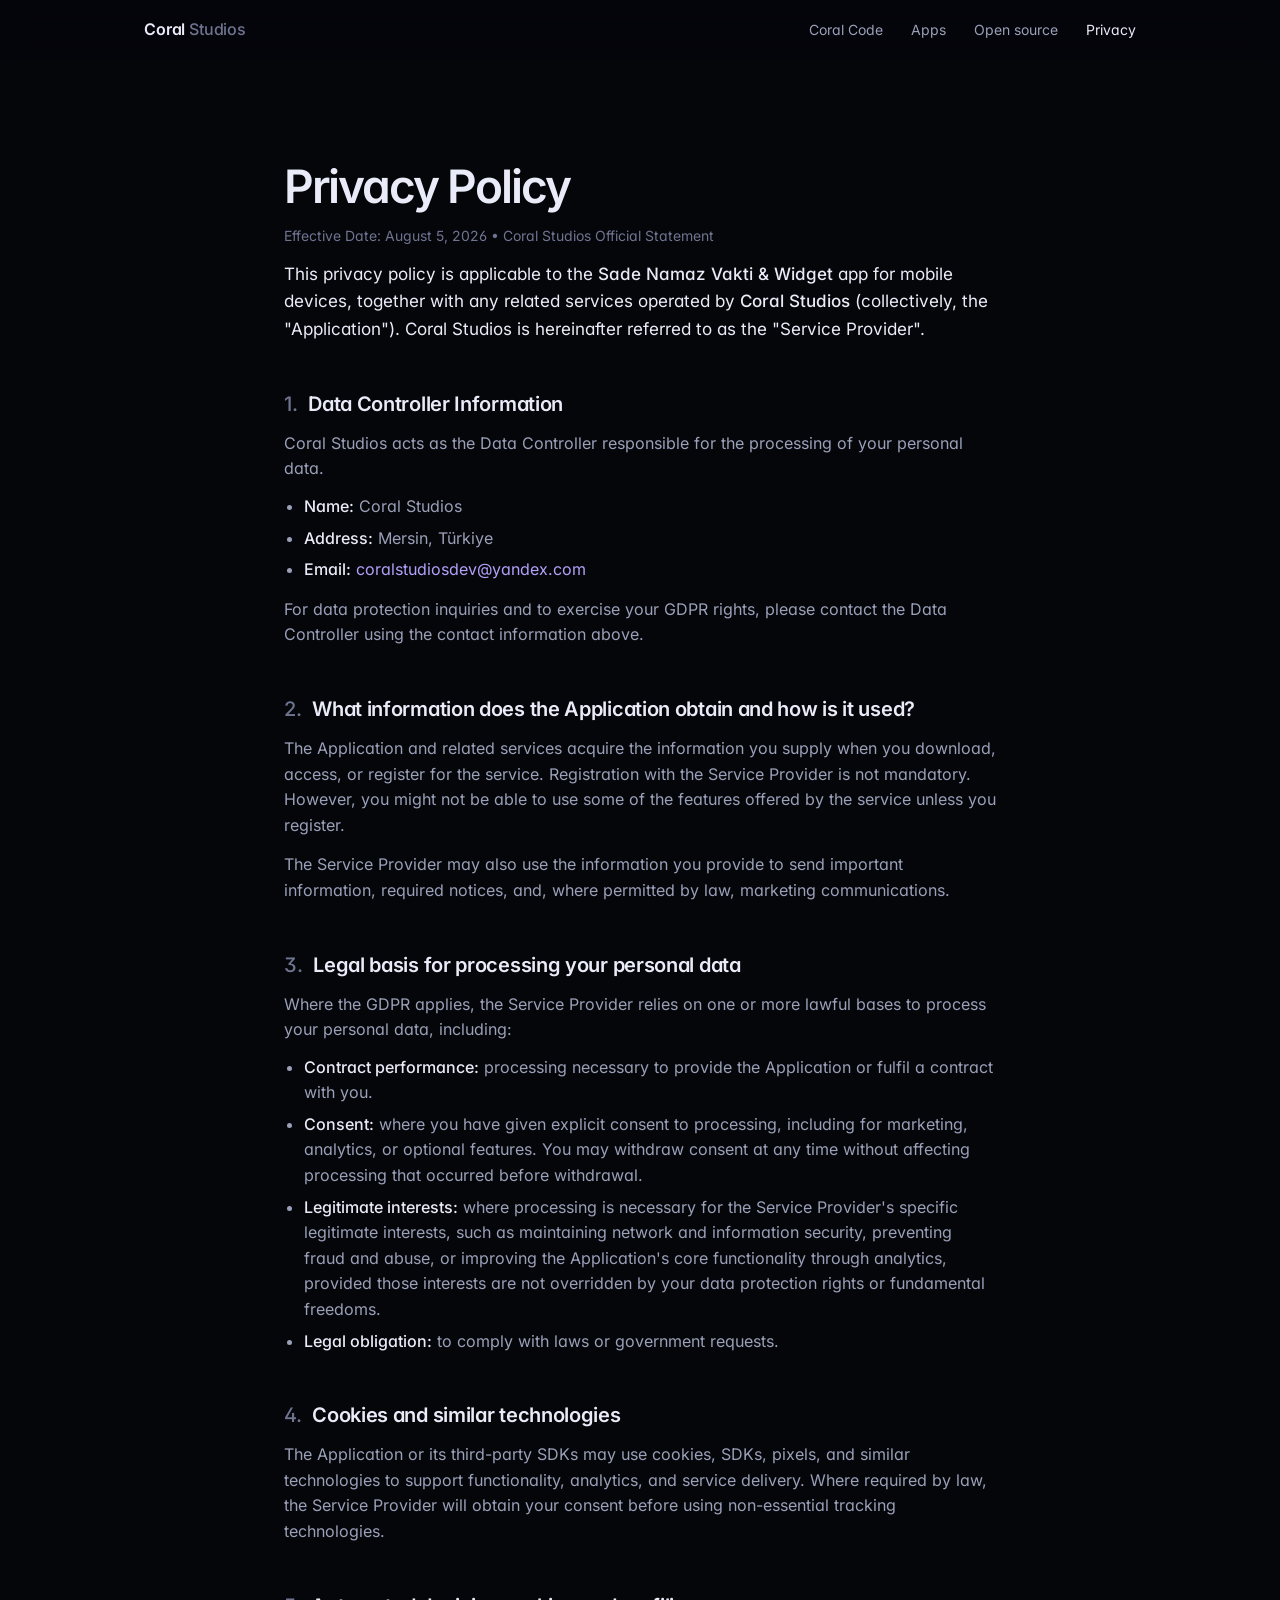
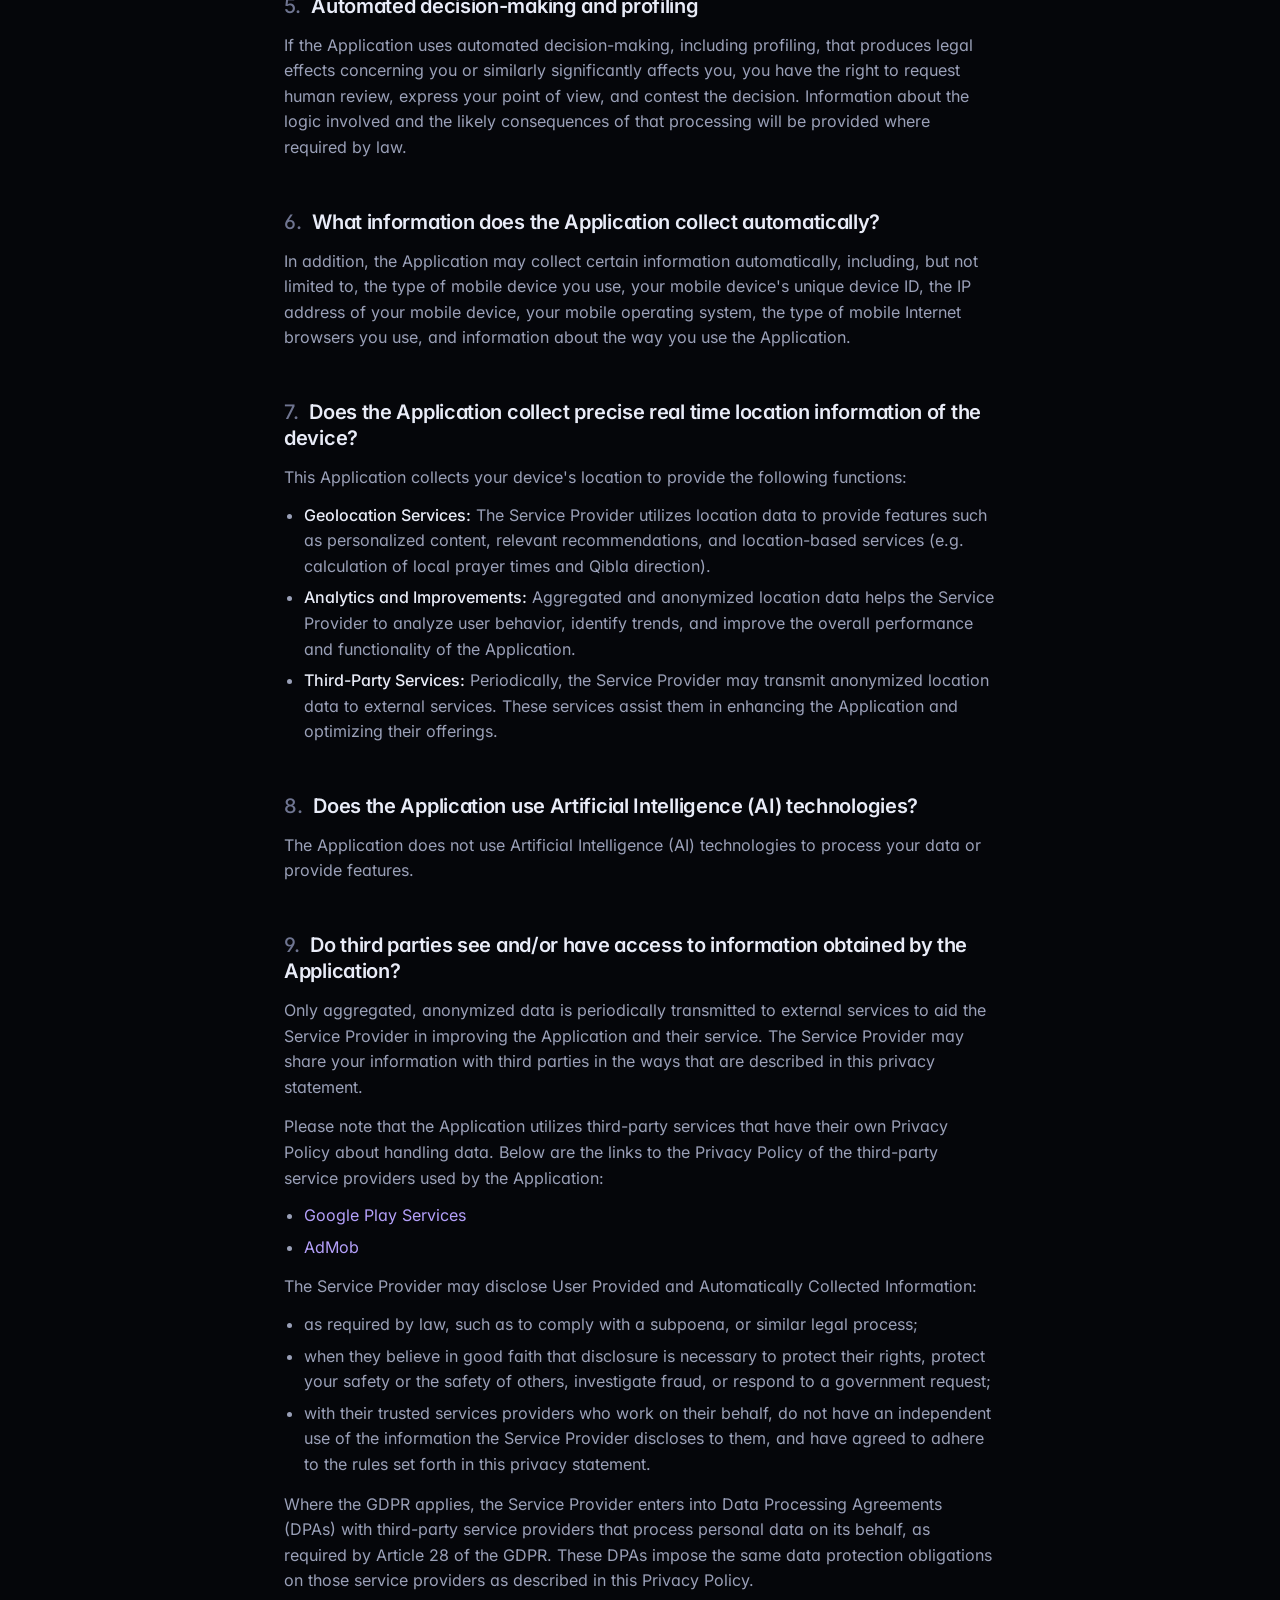
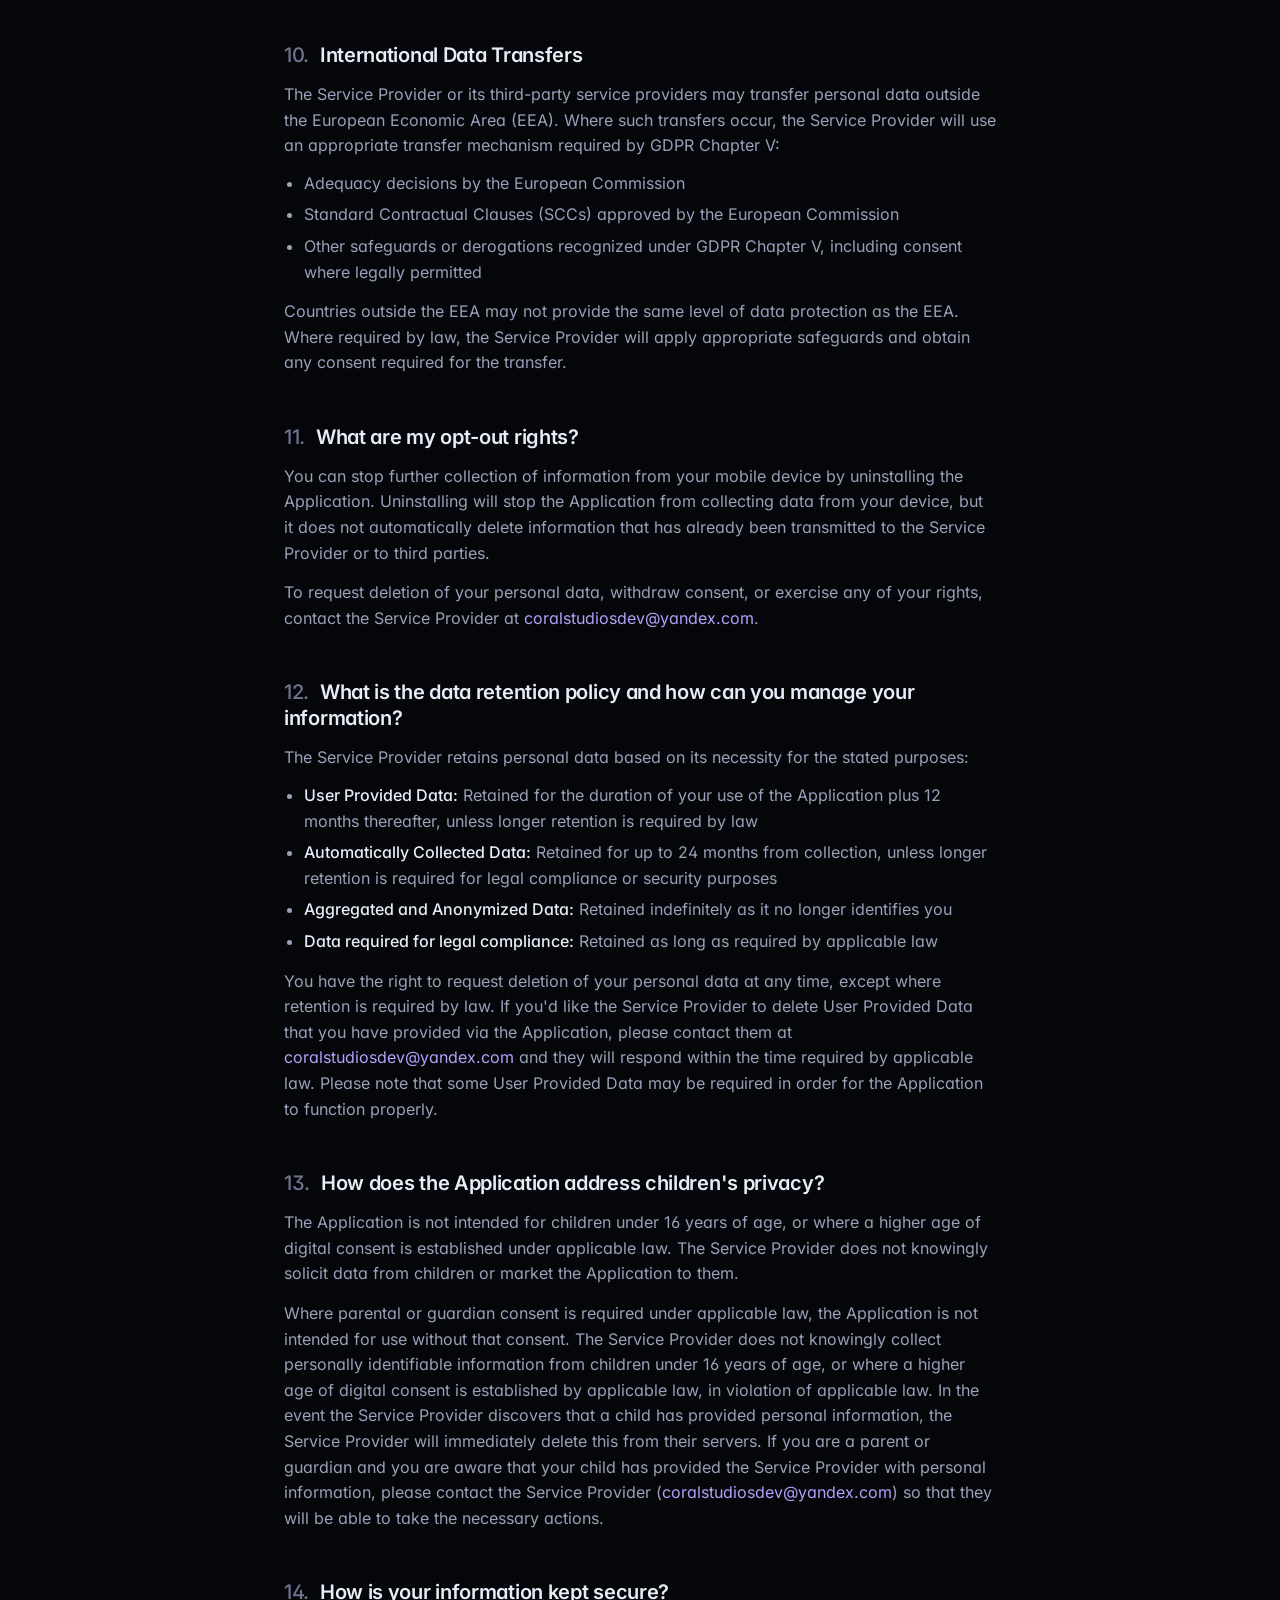
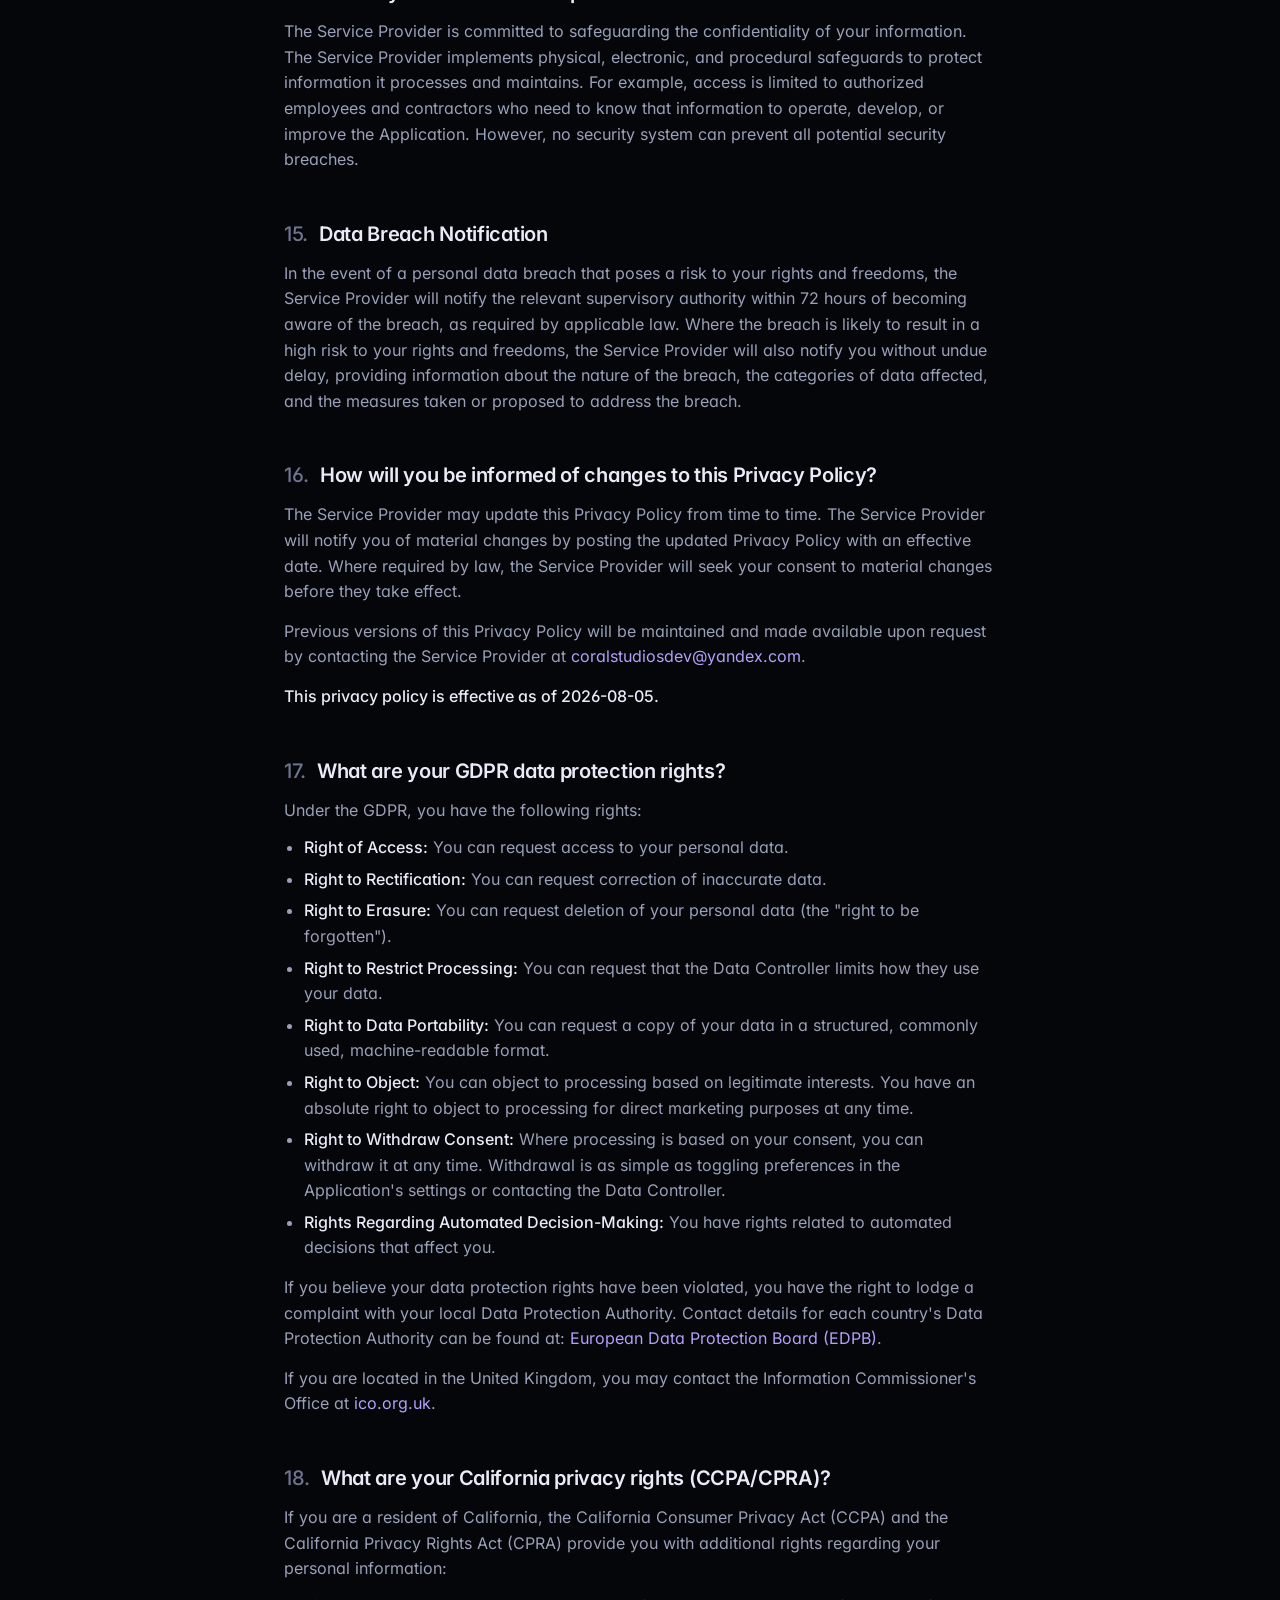
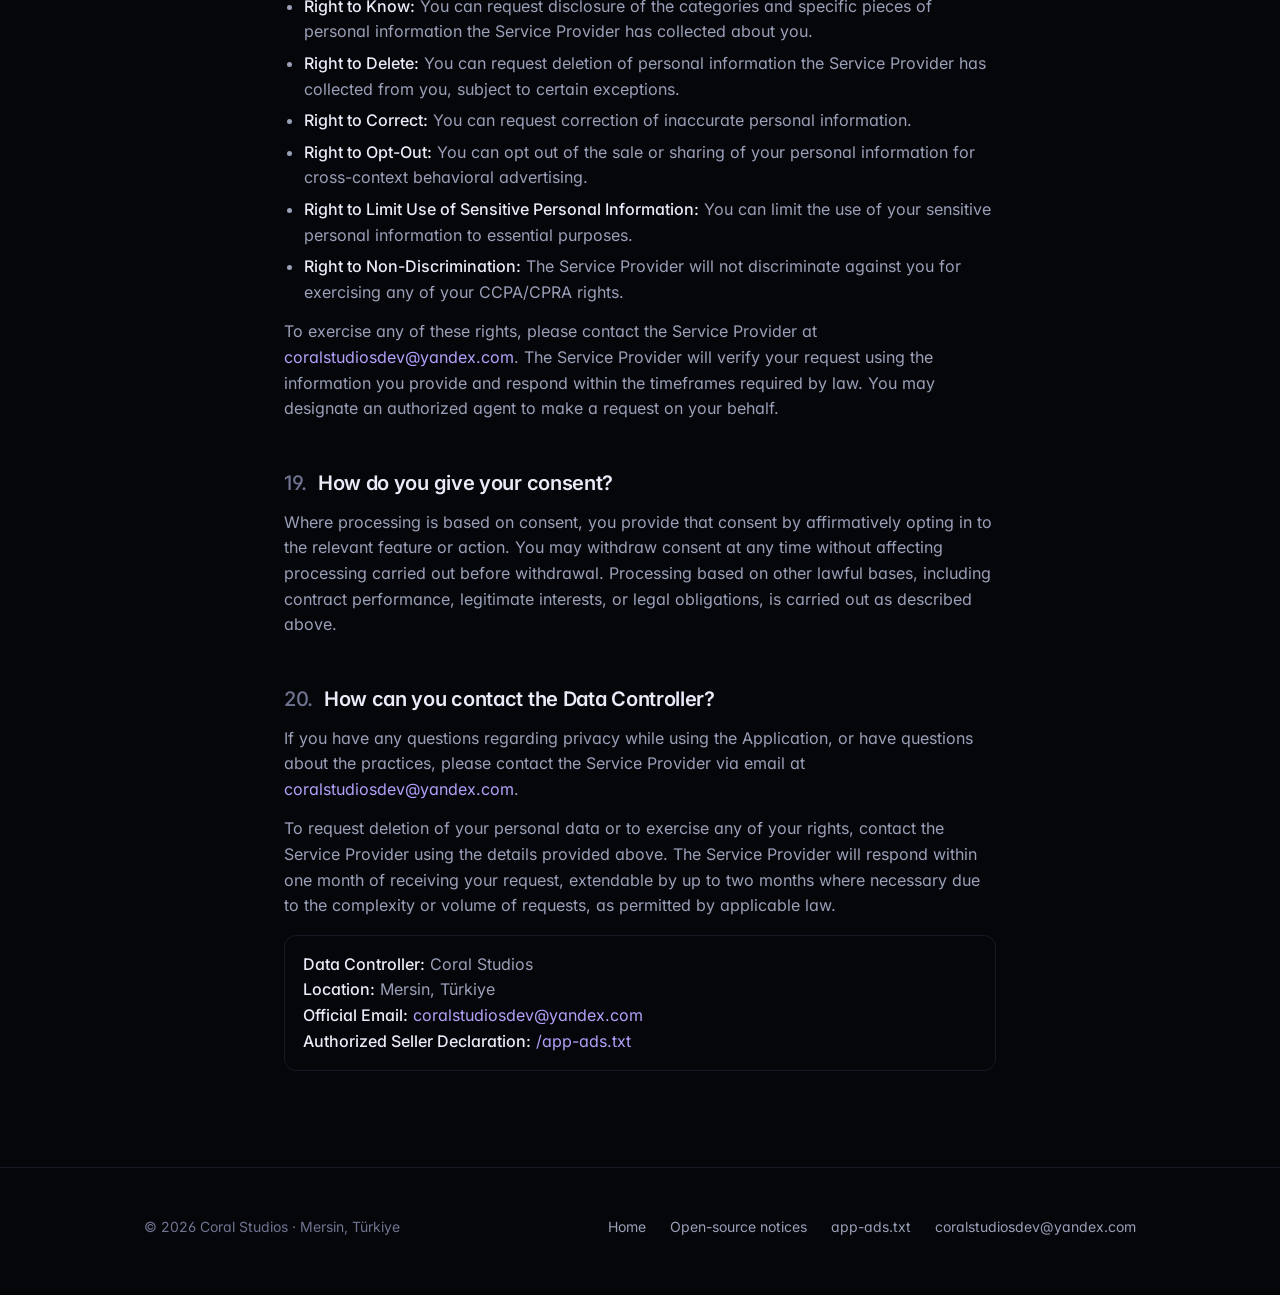
<file: privacy.html>
<!DOCTYPE html>
<html lang="en">
<head>
  <meta charset="UTF-8">
  <meta name="viewport" content="width=device-width, initial-scale=1.0">
  <title>Privacy Policy | Sade Namaz Vakti &amp; Widget | Coral Studios</title>
  
  <meta name="description" content="Privacy Policy for Sade Namaz Vakti & Widget app and related services operated by Coral Studios (Service Provider & Data Controller).">
  <meta name="robots" content="index, follow">
  <meta name="theme-color" content="#05060a">
  
  <meta property="og:type" content="article">
  <meta property="og:title" content="Privacy Policy | Sade Namaz Vakti & Widget">
  <meta property="og:description" content="Official Privacy Policy for Sade Namaz Vakti & Widget application by Coral Studios.">
  
  <link rel="icon" type="image/png" sizes="64x64" href="assets/coral-code-64.png">
  <link rel="apple-touch-icon" href="assets/apple-touch-icon.png">
  <link rel="stylesheet" href="style.css">
</head>
<body>

  <header class="top">
    <div class="wrap">
      <a class="studio" href="./">Coral <span>Studios</span></a>
      <nav aria-label="Main">
        <a href="./#coral-code" class="wide">Coral Code</a>
        <a href="./#apps">Apps</a>
        <a href="open-source.html">Open source</a>
        <a href="privacy.html" aria-current="page">Privacy</a>
      </nav>
    </div>
  </header>

  <main class="doc">
    <div class="wrap">
      <h1>Privacy Policy</h1>
      <p class="meta">Effective Date: August 5, 2026 &bull; Coral Studios Official Statement</p>

        <div>
          <p class="intro">
            This privacy policy is applicable to the <strong>Sade Namaz Vakti &amp; Widget</strong> app for mobile devices, together with any related services operated by <strong>Coral Studios</strong> (collectively, the "Application"). Coral Studios is hereinafter referred to as the "Service Provider".
          </p>

          <div>
            <h4><span>1.</span> Data Controller Information</h4>
            <p>
              Coral Studios acts as the Data Controller responsible for the processing of your personal data.
            </p>
            <ul>
              <li><strong>Name:</strong> Coral Studios</li>
              <li><strong>Address:</strong> Mersin, Türkiye</li>
              <li><strong>Email:</strong> <a href="mailto:coralstudiosdev@yandex.com">coralstudiosdev@yandex.com</a></li>
            </ul>
            <p>
              For data protection inquiries and to exercise your GDPR rights, please contact the Data Controller using the contact information above.
            </p>
          </div>

          <div>
            <h4><span>2.</span> What information does the Application obtain and how is it used?</h4>
            <p>
              The Application and related services acquire the information you supply when you download, access, or register for the service. Registration with the Service Provider is not mandatory. However, you might not be able to use some of the features offered by the service unless you register.
            </p>
            <p>
              The Service Provider may also use the information you provide to send important information, required notices, and, where permitted by law, marketing communications.
            </p>
          </div>

          <div>
            <h4><span>3.</span> Legal basis for processing your personal data</h4>
            <p>
              Where the GDPR applies, the Service Provider relies on one or more lawful bases to process your personal data, including:
            </p>
            <ul>
              <li><strong>Contract performance:</strong> processing necessary to provide the Application or fulfil a contract with you.</li>
              <li><strong>Consent:</strong> where you have given explicit consent to processing, including for marketing, analytics, or optional features. You may withdraw consent at any time without affecting processing that occurred before withdrawal.</li>
              <li><strong>Legitimate interests:</strong> where processing is necessary for the Service Provider's specific legitimate interests, such as maintaining network and information security, preventing fraud and abuse, or improving the Application's core functionality through analytics, provided those interests are not overridden by your data protection rights or fundamental freedoms.</li>
              <li><strong>Legal obligation:</strong> to comply with laws or government requests.</li>
            </ul>
          </div>

          <div>
            <h4><span>4.</span> Cookies and similar technologies</h4>
            <p>
              The Application or its third-party SDKs may use cookies, SDKs, pixels, and similar technologies to support functionality, analytics, and service delivery. Where required by law, the Service Provider will obtain your consent before using non-essential tracking technologies.
            </p>
          </div>

          <div>
            <h4><span>5.</span> Automated decision-making and profiling</h4>
            <p>
              If the Application uses automated decision-making, including profiling, that produces legal effects concerning you or similarly significantly affects you, you have the right to request human review, express your point of view, and contest the decision. Information about the logic involved and the likely consequences of that processing will be provided where required by law.
            </p>
          </div>

          <div>
            <h4><span>6.</span> What information does the Application collect automatically?</h4>
            <p>
              In addition, the Application may collect certain information automatically, including, but not limited to, the type of mobile device you use, your mobile device's unique device ID, the IP address of your mobile device, your mobile operating system, the type of mobile Internet browsers you use, and information about the way you use the Application.
            </p>
          </div>

          <div>
            <h4><span>7.</span> Does the Application collect precise real time location information of the device?</h4>
            <p>
              This Application collects your device's location to provide the following functions:
            </p>
            <ul>
              <li><strong>Geolocation Services:</strong> The Service Provider utilizes location data to provide features such as personalized content, relevant recommendations, and location-based services (e.g. calculation of local prayer times and Qibla direction).</li>
              <li><strong>Analytics and Improvements:</strong> Aggregated and anonymized location data helps the Service Provider to analyze user behavior, identify trends, and improve the overall performance and functionality of the Application.</li>
              <li><strong>Third-Party Services:</strong> Periodically, the Service Provider may transmit anonymized location data to external services. These services assist them in enhancing the Application and optimizing their offerings.</li>
            </ul>
          </div>

          <div>
            <h4><span>8.</span> Does the Application use Artificial Intelligence (AI) technologies?</h4>
            <p>
              The Application does not use Artificial Intelligence (AI) technologies to process your data or provide features.
            </p>
          </div>

          <div>
            <h4><span>9.</span> Do third parties see and/or have access to information obtained by the Application?</h4>
            <p>
              Only aggregated, anonymized data is periodically transmitted to external services to aid the Service Provider in improving the Application and their service. The Service Provider may share your information with third parties in the ways that are described in this privacy statement.
            </p>
            <p>
              Please note that the Application utilizes third-party services that have their own Privacy Policy about handling data. Below are the links to the Privacy Policy of the third-party service providers used by the Application:
            </p>
            <ul>
              <li><a href="https://www.google.com/policies/privacy/" target="_blank" rel="noopener noreferrer">Google Play Services</a></li>
              <li><a href="https://policies.google.com/technologies/partner-sites" target="_blank" rel="noopener noreferrer">AdMob</a></li>
            </ul>
            <p>
              The Service Provider may disclose User Provided and Automatically Collected Information:
            </p>
            <ul>
              <li>as required by law, such as to comply with a subpoena, or similar legal process;</li>
              <li>when they believe in good faith that disclosure is necessary to protect their rights, protect your safety or the safety of others, investigate fraud, or respond to a government request;</li>
              <li>with their trusted services providers who work on their behalf, do not have an independent use of the information the Service Provider discloses to them, and have agreed to adhere to the rules set forth in this privacy statement.</li>
            </ul>
            <p>
              Where the GDPR applies, the Service Provider enters into Data Processing Agreements (DPAs) with third-party service providers that process personal data on its behalf, as required by Article 28 of the GDPR. These DPAs impose the same data protection obligations on those service providers as described in this Privacy Policy.
            </p>
          </div>

          <div>
            <h4><span>10.</span> International Data Transfers</h4>
            <p>
              The Service Provider or its third-party service providers may transfer personal data outside the European Economic Area (EEA). Where such transfers occur, the Service Provider will use an appropriate transfer mechanism required by GDPR Chapter V:
            </p>
            <ul>
              <li>Adequacy decisions by the European Commission</li>
              <li>Standard Contractual Clauses (SCCs) approved by the European Commission</li>
              <li>Other safeguards or derogations recognized under GDPR Chapter V, including consent where legally permitted</li>
            </ul>
            <p>
              Countries outside the EEA may not provide the same level of data protection as the EEA. Where required by law, the Service Provider will apply appropriate safeguards and obtain any consent required for the transfer.
            </p>
          </div>

          <div>
            <h4><span>11.</span> What are my opt-out rights?</h4>
            <p>
              You can stop further collection of information from your mobile device by uninstalling the Application. Uninstalling will stop the Application from collecting data from your device, but it does not automatically delete information that has already been transmitted to the Service Provider or to third parties.
            </p>
            <p>
              To request deletion of your personal data, withdraw consent, or exercise any of your rights, contact the Service Provider at <a href="mailto:coralstudiosdev@yandex.com">coralstudiosdev@yandex.com</a>.
            </p>
          </div>

          <div>
            <h4><span>12.</span> What is the data retention policy and how can you manage your information?</h4>
            <p>
              The Service Provider retains personal data based on its necessity for the stated purposes:
            </p>
            <ul>
              <li><strong>User Provided Data:</strong> Retained for the duration of your use of the Application plus 12 months thereafter, unless longer retention is required by law</li>
              <li><strong>Automatically Collected Data:</strong> Retained for up to 24 months from collection, unless longer retention is required for legal compliance or security purposes</li>
              <li><strong>Aggregated and Anonymized Data:</strong> Retained indefinitely as it no longer identifies you</li>
              <li><strong>Data required for legal compliance:</strong> Retained as long as required by applicable law</li>
            </ul>
            <p>
              You have the right to request deletion of your personal data at any time, except where retention is required by law. If you'd like the Service Provider to delete User Provided Data that you have provided via the Application, please contact them at <a href="mailto:coralstudiosdev@yandex.com">coralstudiosdev@yandex.com</a> and they will respond within the time required by applicable law. Please note that some User Provided Data may be required in order for the Application to function properly.
            </p>
          </div>

          <div>
            <h4><span>13.</span> How does the Application address children's privacy?</h4>
            <p>
              The Application is not intended for children under 16 years of age, or where a higher age of digital consent is established under applicable law. The Service Provider does not knowingly solicit data from children or market the Application to them.
            </p>
            <p>
              Where parental or guardian consent is required under applicable law, the Application is not intended for use without that consent. The Service Provider does not knowingly collect personally identifiable information from children under 16 years of age, or where a higher age of digital consent is established by applicable law, in violation of applicable law. In the event the Service Provider discovers that a child has provided personal information, the Service Provider will immediately delete this from their servers. If you are a parent or guardian and you are aware that your child has provided the Service Provider with personal information, please contact the Service Provider (<a href="mailto:coralstudiosdev@yandex.com">coralstudiosdev@yandex.com</a>) so that they will be able to take the necessary actions.
            </p>
          </div>

          <div>
            <h4><span>14.</span> How is your information kept secure?</h4>
            <p>
              The Service Provider is committed to safeguarding the confidentiality of your information. The Service Provider implements physical, electronic, and procedural safeguards to protect information it processes and maintains. For example, access is limited to authorized employees and contractors who need to know that information to operate, develop, or improve the Application. However, no security system can prevent all potential security breaches.
            </p>
          </div>

          <div>
            <h4><span>15.</span> Data Breach Notification</h4>
            <p>
              In the event of a personal data breach that poses a risk to your rights and freedoms, the Service Provider will notify the relevant supervisory authority within 72 hours of becoming aware of the breach, as required by applicable law. Where the breach is likely to result in a high risk to your rights and freedoms, the Service Provider will also notify you without undue delay, providing information about the nature of the breach, the categories of data affected, and the measures taken or proposed to address the breach.
            </p>
          </div>

          <div>
            <h4><span>16.</span> How will you be informed of changes to this Privacy Policy?</h4>
            <p>
              The Service Provider may update this Privacy Policy from time to time. The Service Provider will notify you of material changes by posting the updated Privacy Policy with an effective date. Where required by law, the Service Provider will seek your consent to material changes before they take effect.
            </p>
            <p>
              Previous versions of this Privacy Policy will be maintained and made available upon request by contacting the Service Provider at <a href="mailto:coralstudiosdev@yandex.com">coralstudiosdev@yandex.com</a>.
            </p>
            <p>
              <strong>This privacy policy is effective as of 2026-08-05.</strong>
            </p>
          </div>

          <div>
            <h4><span>17.</span> What are your GDPR data protection rights?</h4>
            <p>
              Under the GDPR, you have the following rights:
            </p>
            <ul>
              <li><strong>Right of Access:</strong> You can request access to your personal data.</li>
              <li><strong>Right to Rectification:</strong> You can request correction of inaccurate data.</li>
              <li><strong>Right to Erasure:</strong> You can request deletion of your personal data (the "right to be forgotten").</li>
              <li><strong>Right to Restrict Processing:</strong> You can request that the Data Controller limits how they use your data.</li>
              <li><strong>Right to Data Portability:</strong> You can request a copy of your data in a structured, commonly used, machine-readable format.</li>
              <li><strong>Right to Object:</strong> You can object to processing based on legitimate interests. You have an absolute right to object to processing for direct marketing purposes at any time.</li>
              <li><strong>Right to Withdraw Consent:</strong> Where processing is based on your consent, you can withdraw it at any time. Withdrawal is as simple as toggling preferences in the Application's settings or contacting the Data Controller.</li>
              <li><strong>Rights Regarding Automated Decision-Making:</strong> You have rights related to automated decisions that affect you.</li>
            </ul>
            <p>
              If you believe your data protection rights have been violated, you have the right to lodge a complaint with your local Data Protection Authority. Contact details for each country's Data Protection Authority can be found at: <a href="https://edpb.ec.europa.eu/about-edpb/members_en" target="_blank" rel="noopener noreferrer">European Data Protection Board (EDPB)</a>.
            </p>
            <p>
              If you are located in the United Kingdom, you may contact the Information Commissioner's Office at <a href="https://ico.org.uk" target="_blank" rel="noopener noreferrer">ico.org.uk</a>.
            </p>
          </div>

          <div>
            <h4><span>18.</span> What are your California privacy rights (CCPA/CPRA)?</h4>
            <p>
              If you are a resident of California, the California Consumer Privacy Act (CCPA) and the California Privacy Rights Act (CPRA) provide you with additional rights regarding your personal information:
            </p>
            <ul>
              <li><strong>Right to Know:</strong> You can request disclosure of the categories and specific pieces of personal information the Service Provider has collected about you.</li>
              <li><strong>Right to Delete:</strong> You can request deletion of personal information the Service Provider has collected from you, subject to certain exceptions.</li>
              <li><strong>Right to Correct:</strong> You can request correction of inaccurate personal information.</li>
              <li><strong>Right to Opt-Out:</strong> You can opt out of the sale or sharing of your personal information for cross-context behavioral advertising.</li>
              <li><strong>Right to Limit Use of Sensitive Personal Information:</strong> You can limit the use of your sensitive personal information to essential purposes.</li>
              <li><strong>Right to Non-Discrimination:</strong> The Service Provider will not discriminate against you for exercising any of your CCPA/CPRA rights.</li>
            </ul>
            <p>
              To exercise any of these rights, please contact the Service Provider at <a href="mailto:coralstudiosdev@yandex.com">coralstudiosdev@yandex.com</a>. The Service Provider will verify your request using the information you provide and respond within the timeframes required by law. You may designate an authorized agent to make a request on your behalf.
            </p>
          </div>

          <div>
            <h4><span>19.</span> How do you give your consent?</h4>
            <p>
              Where processing is based on consent, you provide that consent by affirmatively opting in to the relevant feature or action. You may withdraw consent at any time without affecting processing carried out before withdrawal. Processing based on other lawful bases, including contract performance, legitimate interests, or legal obligations, is carried out as described above.
            </p>
          </div>

          <div>
            <h4><span>20.</span> How can you contact the Data Controller?</h4>
            <p>
              If you have any questions regarding privacy while using the Application, or have questions about the practices, please contact the Service Provider via email at <a href="mailto:coralstudiosdev@yandex.com">coralstudiosdev@yandex.com</a>.
            </p>
            <p>
              To request deletion of your personal data or to exercise any of your rights, contact the Service Provider using the details provided above. The Service Provider will respond within one month of receiving your request, extendable by up to two months where necessary due to the complexity or volume of requests, as permitted by applicable law.
            </p>
            <div class="box">
          <strong>Data Controller:</strong> Coral Studios<br>
              <strong>Location:</strong> Mersin, Türkiye<br>
              <strong>Official Email:</strong> 
              <a href="mailto:coralstudiosdev@yandex.com">coralstudiosdev@yandex.com</a><br>
              <strong>Authorized Seller Declaration:</strong> 
              <a href="app-ads.txt">/app-ads.txt</a>
            </div>
          </div>
        </div>
    </div>
  </main>

  <footer>
    <div class="wrap">
      <span>© 2026 Coral Studios · Mersin, Türkiye</span>
      <nav aria-label="Footer">
        <a href="./">Home</a>
        <a href="open-source.html">Open-source notices</a>
        <a href="app-ads.txt">app-ads.txt</a>
        <button type="button" class="copy-email" data-copy-email>coralstudiosdev@yandex.com</button>
      </nav>
    </div>
  </footer>

  <div class="toast" id="toast" role="status" aria-live="polite"></div>
  <script src="script.js"></script>
</body>
</html>
</file>
<file: style.css>
@font-face { font-family: Inter; font-weight: 400; font-display: swap; src: url(assets/fonts/Inter-Regular.woff2) format("woff2"); }
@font-face { font-family: Inter; font-weight: 500; font-display: swap; src: url(assets/fonts/Inter-Medium.woff2) format("woff2"); }
@font-face { font-family: Inter; font-weight: 600; font-display: swap; src: url(assets/fonts/Inter-SemiBold.woff2) format("woff2"); }
@font-face { font-family: "JetBrains Mono"; font-weight: 400; font-display: swap; src: url(assets/fonts/JetBrainsMono-Regular.woff2) format("woff2"); }

/* Coral Code's own palette (lib/ui/design/tokens.dart). */
:root {
  --canvas: #05060a;
  --surface: #0b0c13;
  --hairline: rgba(160, 180, 255, 0.11);
  --hairline-strong: rgba(160, 180, 255, 0.2);
  --text: #e9ecf8;
  --text-2: #9aa0b8;
  --text-3: #6f7591;
  --primary: #8b6cf6;
  --primary-bright: #b4a0fa;
  --coral: #ff7a59;
  --run: #30d158;
  --sans: Inter, -apple-system, "Segoe UI", Roboto, sans-serif;
  --mono: "JetBrains Mono", ui-monospace, Menlo, Consolas, monospace;
  --page: 1040px;
  --gutter: 24px;
  color-scheme: dark;
}

*, *::before, *::after { box-sizing: border-box; }
html { -webkit-text-size-adjust: 100%; }
body {
  margin: 0;
  background: var(--canvas);
  color: var(--text);
  font: 400 16px/1.6 var(--sans);
  font-feature-settings: "cv11", "ss01";
  -webkit-font-smoothing: antialiased;
}
a { color: inherit; }
img { display: block; max-width: 100%; }
::selection { background: rgba(139, 108, 246, 0.35); }
:focus-visible { outline: 2px solid var(--primary-bright); outline-offset: 3px; border-radius: 4px; }

.wrap { max-width: var(--page); margin: 0 auto; padding: 0 var(--gutter); }

/* Header */
.top {
  position: sticky; top: 0; z-index: 10;
  background: rgba(5, 6, 10, 0.82);
  backdrop-filter: saturate(140%) blur(14px);
  -webkit-backdrop-filter: saturate(140%) blur(14px);
  border-bottom: 1px solid transparent;
  transition: border-color 200ms;
}
.top.scrolled { border-bottom-color: var(--hairline); }
.top .wrap { display: flex; align-items: center; justify-content: space-between; height: 60px; gap: 16px; }
.studio { font-weight: 600; letter-spacing: -0.01em; text-decoration: none; white-space: nowrap; }
.studio span { color: var(--text-3); font-weight: 500; }
.top nav { display: flex; gap: 28px; font-size: 14px; }
.top nav a { color: var(--text-2); text-decoration: none; transition: color 150ms; }
.top nav a:hover, .top nav a[aria-current] { color: var(--text); }

/* Home. Dark, then light, then dark again; motion follows the scroll on
   the compositor where the browser supports scroll timelines. */
.home { background: #000; }
.home .top { background: rgba(0, 0, 0, 0.7); }
.home main { overflow-x: clip; }
.top .pill { white-space: nowrap; padding: 6px 14px; border-radius: 999px; background: var(--text); color: #000; font-weight: 500; }
.top .pill:hover { color: #000; opacity: 0.85; }
.top { transition: background 300ms, border-color 300ms; }
.home .top.on-light { background: rgba(245, 245, 247, 0.78); border-bottom-color: rgba(0, 0, 0, 0.08); }
.top.on-light .studio { color: #1d1d1f; }
.top.on-light nav a { color: #424245; }
.top.on-light nav a:hover { color: #000; }
.top.on-light .pill { background: #1d1d1f; color: #fff; }
.center { text-align: center; }

/* Hero */
.hero { position: relative; padding: 112px 0 0; isolation: isolate; }
.aurora { position: absolute; inset: -10% 0 auto; height: 900px; z-index: -1; pointer-events: none; overflow: hidden; }
.aurora span {
  position: absolute; width: 900px; height: 900px; opacity: 0.5;
  will-change: transform; animation: drift 18s ease-in-out infinite alternate;
}
.aurora span:first-child { left: 2%; top: 60px; background: radial-gradient(closest-side, rgba(255, 122, 89, 0.9), rgba(255, 122, 89, 0.45) 35%, rgba(255, 122, 89, 0.12) 65%, transparent); }
.aurora span:last-child { right: -2%; top: -20px; background: radial-gradient(closest-side, rgba(139, 108, 246, 0.95), rgba(139, 108, 246, 0.45) 35%, rgba(139, 108, 246, 0.12) 65%, transparent); animation-delay: -9s; }
@keyframes drift { from { transform: translate(0, 0) scale(1); } to { transform: translate(60px, 50px) scale(1.15); } }

.eyebrow { display: inline-flex; align-items: center; gap: 10px; margin: 0; font-size: 19px; font-weight: 600; }
.eyebrow img { border-radius: 7px; }
h1 { margin: 22px auto 0; font-size: clamp(42px, 7vw, 88px); line-height: 1.04; letter-spacing: -0.045em; font-weight: 600; }
.glow {
  background: linear-gradient(90deg, var(--coral) 0%, #e46ad0 45%, var(--primary-bright) 100%);
  -webkit-background-clip: text; background-clip: text; color: transparent;
}
.lede { margin: 26px auto 0; max-width: 31em; font-size: clamp(18px, 2vw, 21px); line-height: 1.5; color: #a1a1aa; }
.actions { display: flex; flex-wrap: wrap; justify-content: center; align-items: center; gap: 14px 28px; margin-top: 36px; }
.status {
  display: inline-flex; align-items: center; gap: 10px; height: 46px; padding: 0 22px;
  border-radius: 999px; background: var(--text); color: #000; font-size: 16px; font-weight: 500; text-decoration: none;
}
.status::before { content: ""; width: 7px; height: 7px; border-radius: 50%; background: var(--coral); }
.link { font-size: 17px; color: var(--primary-bright); text-decoration: none; }
.link:hover { text-decoration: underline; }

.land { --p: 1; perspective: 1600px; margin-top: 80px; }
.device {
  position: relative; width: min(1100px, 92vw); margin: 0 auto;
  padding: clamp(8px, 1.1vw, 14px); border-radius: clamp(18px, 2.6vw, 34px);
  background: #141519;
  box-shadow: 0 0 0 1px rgba(255, 255, 255, 0.1), 0 50px 140px -30px rgba(0, 0, 0, 1);
}
.land .device {
  will-change: transform; transform-origin: 50% 0;
  transform: rotateX(calc((1 - var(--p)) * 28deg)) scale(calc(0.84 + var(--p) * 0.16));
}
.device img { width: 100%; height: auto; border-radius: clamp(10px, 1.6vw, 22px); }

h2 { margin: 0 auto; font-size: clamp(36px, 5.2vw, 64px); line-height: 1.06; letter-spacing: -0.04em; font-weight: 600; }
.kicker { margin: 0 0 14px; font-size: 17px; font-weight: 600; color: var(--coral); }

/* Stage: one device, pinned while the page scrolls through four layouts. */
.stage { position: relative; height: 440vh; margin-top: 140px; }
.stage-pin {
  position: sticky; top: 0; height: 100vh; height: 100svh;
  display: grid; grid-template-columns: minmax(260px, 4fr) 8fr; align-items: center; gap: 56px;
  max-width: 1320px; margin: 0 auto; padding: 72px var(--gutter) 40px;
}
.stage-text { display: grid; }
.step { grid-area: 1 / 1; opacity: 0; transform: translateY(24px); transition: opacity 500ms ease, transform 500ms ease; pointer-events: none; }
.step.on { opacity: 1; transform: none; }
.step h2 { margin: 0; font-size: clamp(32px, 3.6vw, 50px); }
.step p:last-child { margin: 18px 0 0; font-size: clamp(17px, 1.6vw, 20px); line-height: 1.5; color: #a1a1aa; max-width: 22em; }
.stage-device { display: grid; justify-items: center; gap: 24px; }
.frame {
  position: relative; width: var(--fw, 100%); height: var(--fh, auto); aspect-ratio: 2000 / 1052;
  padding: clamp(7px, 0.9vw, 12px); border-radius: clamp(16px, 2.2vw, 30px);
  background: #141519; box-shadow: 0 0 0 1px rgba(255, 255, 255, 0.1), 0 40px 120px -30px rgba(139, 108, 246, 0.5);
  transition: width 700ms cubic-bezier(0.65, 0, 0.35, 1), height 700ms cubic-bezier(0.65, 0, 0.35, 1);
}
.frame.portrait { aspect-ratio: auto; animation: turn 700ms cubic-bezier(0.65, 0, 0.35, 1); }
@keyframes turn { from { transform: rotate(-90deg) scale(0.7); } to { transform: none; } }
.frame img {
  position: absolute; inset: clamp(7px, 0.9vw, 12px);
  width: calc(100% - 2 * clamp(7px, 0.9vw, 12px)); height: calc(100% - 2 * clamp(7px, 0.9vw, 12px));
  object-fit: cover; object-position: top; border-radius: clamp(10px, 1.5vw, 20px);
  opacity: 0; transition: opacity 450ms ease;
}
.frame img.on { opacity: 1; }
.dots { display: flex; gap: 8px; margin: 0; padding: 0; list-style: none; }
.dots li { width: 8px; height: 8px; border-radius: 50%; background: #2a2b33; transition: background 300ms, width 300ms; }
.dots li.on { width: 24px; border-radius: 4px; background: var(--text); }

/* Light section with a bento grid: each tile one idea and its own picture. */
.light { background: #f5f5f7; color: #1d1d1f; padding: 140px 0 120px; margin-top: 80px; }
.light h2 { color: #1d1d1f; }
.soft { color: #86868b; }
.bento {
  display: grid; grid-template-columns: repeat(6, 1fr); gap: 20px;
  max-width: 1120px; margin: 72px auto 0; padding: 0 var(--gutter);
}
.tile {
  position: relative; display: flex; flex-direction: column; overflow: hidden;
  min-height: 380px; padding: 36px; border-radius: 30px; background: #fff; color: #1d1d1f;
}
.tile.dark { background: #0b0b0f; color: var(--text); }
.span-2 { grid-column: span 2; } .span-3 { grid-column: span 3; } .span-4 { grid-column: span 4; }
.tile h3 { margin: 0; font-size: clamp(22px, 2.2vw, 28px); line-height: 1.15; font-weight: 600; letter-spacing: -0.025em; }
.tile p { margin: 10px 0 0; font-size: 17px; line-height: 1.45; color: #6e6e73; }
.tile.dark p { color: #a1a1aa; }
.tile-text { position: relative; z-index: 1; max-width: 26em; }

.langs .lang-wall {
  display: flex; flex-wrap: wrap; gap: 0.12em 0.5em; margin: auto 0 0; padding: 32px 0 0; list-style: none;
  font-size: clamp(26px, 3.4vw, 44px); font-weight: 600; letter-spacing: -0.035em; line-height: 1.1;
}
.lang-wall li { color: #2a2b33; transition: color 500ms ease; }
.lang-wall li.lit { color: var(--text); }
.lang-wall li.lit:nth-child(3n + 1) { color: var(--primary-bright); }
.lang-wall li.lit:nth-child(5n + 2) { color: var(--coral); }

.tile .gb, .tile .apk {
  margin: 0 0 auto; color: transparent; font-size: clamp(64px, 7vw, 96px); white-space: nowrap; line-height: 1; font-weight: 600; letter-spacing: -0.05em;
  background: linear-gradient(120deg, var(--coral), #e46ad0 50%, var(--primary)); -webkit-background-clip: text; background-clip: text; color: transparent;
}
.tile .gb { font-size: clamp(48px, 5vw, 68px); }
.ram h3, .tile .apk + h3, .keys h3 { margin-top: 28px; }
.chip { margin-top: 22px; width: 194px; height: auto; border-radius: 10px; background: #05060a; padding: 4px 6px; box-sizing: content-box; }

.media img.bleed { margin: 24px -36px -36px; width: calc(100% + 72px); max-width: none; height: auto; }
.media img.inset {
  margin: 28px 0 0; width: 100%; height: auto; border-radius: 16px;
  box-shadow: 0 0 0 1px rgba(255, 255, 255, 0.08);
}
.media img.inset.wide { margin-top: auto; }
.media .tile-text + img.inset.wide { margin-top: 32px; }

.keycaps { display: flex; gap: 10px; margin: 0 0 auto; }
kbd {
  display: inline-grid; place-items: center; min-width: 78px; height: 78px; padding: 0 18px;
  border-radius: 16px; background: linear-gradient(#ffffff, #ececf0); color: #1d1d1f;
  box-shadow: 0 1px 0 #fff inset, 0 6px 0 #d2d2d7, 0 8px 18px rgba(0, 0, 0, 0.12);
  font: 600 24px var(--sans);
}

.light .fine { color: #86868b; }
.fine { margin: 36px auto 0; padding: 0 var(--gutter); max-width: 44em; font-size: 13px; }

/* Closing */
.closing { position: relative; padding: 160px 0 40px; isolation: isolate; }
.closing::before {
  content: ""; position: absolute; left: 50%; top: 80px; width: 640px; height: 640px; z-index: -1;
  transform: translateX(-50%); opacity: 0.5;
  background: radial-gradient(closest-side, rgba(139, 108, 246, 0.9), rgba(255, 122, 89, 0.35) 45%, rgba(255, 122, 89, 0.08) 70%, transparent);
}
.big-mark { width: 112px; height: 112px; border-radius: 26px; margin: 0 auto 36px; display: block; }

.block { padding: 140px 0 0; }
.app {
  display: grid; grid-template-columns: 72px 1fr auto; align-items: center; gap: 24px;
  max-width: 760px; margin: 0 auto; padding: 28px; text-align: left;
  border-radius: 28px; background: #0d0e13; box-shadow: inset 0 0 0 1px rgba(255, 255, 255, 0.06);
}
.app img { width: 72px; height: 72px; border-radius: 16px; }
.app h3 { margin: 0; font-size: 19px; font-weight: 600; letter-spacing: -0.01em; }
.app p { margin: 4px 0 0; font-size: 15px; color: var(--text-2); }
.button {
  display: inline-flex; align-items: center; height: 40px; padding: 0 20px; border-radius: 999px;
  background: var(--text); color: #000; font-size: 15px; font-weight: 500; text-decoration: none; white-space: nowrap;
}
.button:hover { opacity: 0.86; }
.home main { padding-bottom: 140px; }

/* Where the browser drives animations from the scroll itself, the tilt
   runs on the compositor in the same frame as the scroll. */
@supports (animation-timeline: view()) {
  .land .device { transform: none; animation: land linear both; animation-timeline: view(); animation-range: entry 0% cover 45%; }
  @keyframes land { from { transform: rotateX(28deg) scale(0.84); } to { transform: none; } }
}

/* Fade up once, when first seen. */
.js .reveal { opacity: 0; transform: translateY(32px); transition: opacity 800ms ease, transform 800ms cubic-bezier(0.2, 0.7, 0.2, 1); }
.js .reveal.in { opacity: 1; transform: none; }

/* Footer */
footer { border-top: 1px solid var(--hairline); padding: 48px 0 56px; font-size: 14px; color: var(--text-3); }
footer .wrap { display: flex; flex-wrap: wrap; justify-content: space-between; gap: 24px; }
footer nav { display: flex; flex-wrap: wrap; gap: 8px 24px; }
footer a { color: var(--text-2); text-decoration: none; }
footer a:hover { color: var(--text); }
.copy-email { font: inherit; color: var(--text-2); background: none; border: 0; padding: 0; cursor: pointer; }
.copy-email:hover { color: var(--text); }

/* Documents: privacy policy, open-source notices */
.doc { padding: 80px 0 96px; }
.doc .wrap { max-width: 760px; }
.doc.wide .wrap { max-width: 980px; }
.doc h1 { max-width: none; font-size: clamp(34px, 5vw, 46px); }
.doc .meta { margin: 14px 0 0; font-size: 14px; color: var(--text-3); }
.doc h2, .doc h4 { margin: 48px 0 0; font-size: 20px; letter-spacing: -0.015em; font-weight: 600; max-width: none; line-height: 1.3; }
.doc h4 span { color: var(--text-3); font-weight: 500; margin-right: 6px; }
.doc p, .doc li { color: var(--text-2); font-size: 16px; }
.doc p { margin: 14px 0 0; }
.doc ul { margin: 12px 0 0; padding-left: 20px; }
.doc li { margin: 6px 0; }
.doc strong { color: var(--text); font-weight: 500; }
.doc a { color: var(--primary-bright); text-decoration: none; overflow-wrap: anywhere; }
.doc a:hover { text-decoration: underline; }
.doc .intro { color: var(--text); font-size: 17px; }
.doc .box { margin-top: 16px; padding: 16px 18px; border: 1px solid var(--hairline); border-radius: 12px; color: var(--text-2); }
.doc code, .doc .mono { font: 400 14px var(--mono); }

.table { width: 100%; margin-top: 24px; border-collapse: collapse; font-size: 14px; }
.table th { text-align: left; font-weight: 500; color: var(--text-3); padding: 10px 12px 10px 0; border-bottom: 1px solid var(--hairline-strong); }
.table td { padding: 10px 12px 10px 0; border-bottom: 1px solid var(--hairline); color: var(--text-2); vertical-align: top; }
.table td:first-child { color: var(--text); min-width: 150px; }
.table td a { overflow-wrap: anywhere; }
.table .mono { font-size: 13px; }
.table .d { color: var(--text-3); }
.scroll { overflow-x: auto; }

/* Toast */
.toast {
  position: fixed; left: 50%; bottom: 28px; transform: translate(-50%, 12px);
  padding: 10px 16px; border-radius: 10px;
  background: #141628; border: 1px solid var(--hairline-strong);
  font-size: 14px; color: var(--text);
  opacity: 0; pointer-events: none; transition: opacity 180ms, transform 180ms;
}
.toast.show { opacity: 1; transform: translate(-50%, 0); }

@media (max-width: 900px) {
  .bento { grid-template-columns: 1fr 1fr; }
  .span-2, .span-3, .span-4 { grid-column: span 2; }
  .span-2 { grid-column: span 1; }
  .stage-pin { grid-template-columns: 1fr; grid-template-rows: auto 1fr; align-items: start; gap: 24px; padding-top: 84px; }
  .step p:last-child { max-width: none; }
}
@media (max-width: 640px) {
  :root { --gutter: 20px; }
  .top nav { gap: 16px; }
  .top nav .wide { display: none; }
  .hero { padding-top: 72px; }
  .aurora span { width: 520px; height: 520px; }
  .land { margin-top: 56px; }
  .device { width: 94vw; }
  .light { padding: 100px 0 90px; }
  .bento { grid-template-columns: 1fr; gap: 14px; margin-top: 48px; }
  .span-2, .span-3, .span-4 { grid-column: auto; }
  .tile { min-height: 0; padding: 28px; border-radius: 24px; }
  .media img.bleed { margin: 20px -28px -28px; width: calc(100% + 56px); }
  .closing { padding-top: 120px; }
  .block { padding-top: 100px; }
  .app { grid-template-columns: 56px 1fr; padding: 20px; gap: 16px; }
  .app img { width: 56px; height: 56px; border-radius: 13px; }
  .app .button { grid-column: 1 / -1; justify-content: center; }
  .home main { padding-bottom: 96px; }
}
@media (prefers-reduced-motion: reduce) {
  * { transition: none !important; animation: none !important; }
  .land .device { transform: none; }
  .aurora span { animation: none; }
  .js .reveal { opacity: 1; transform: none; }
}
</file>
